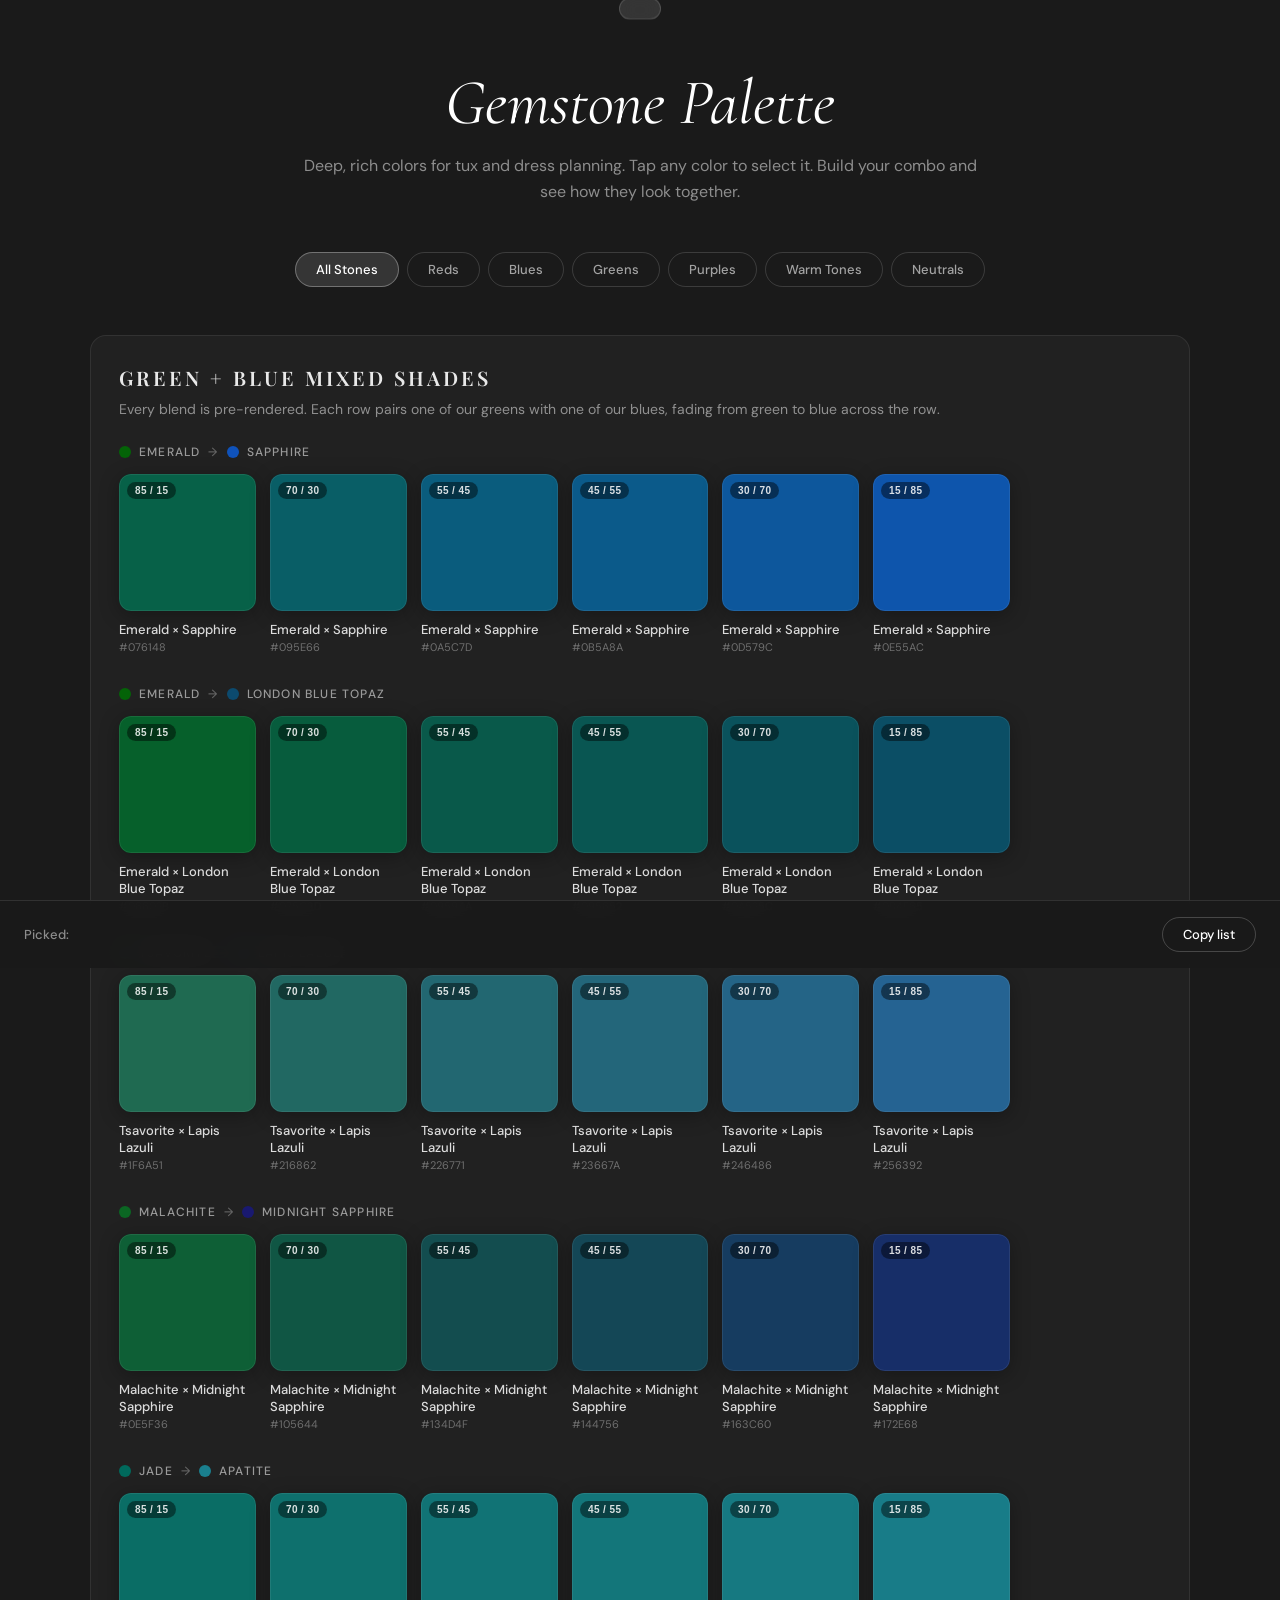
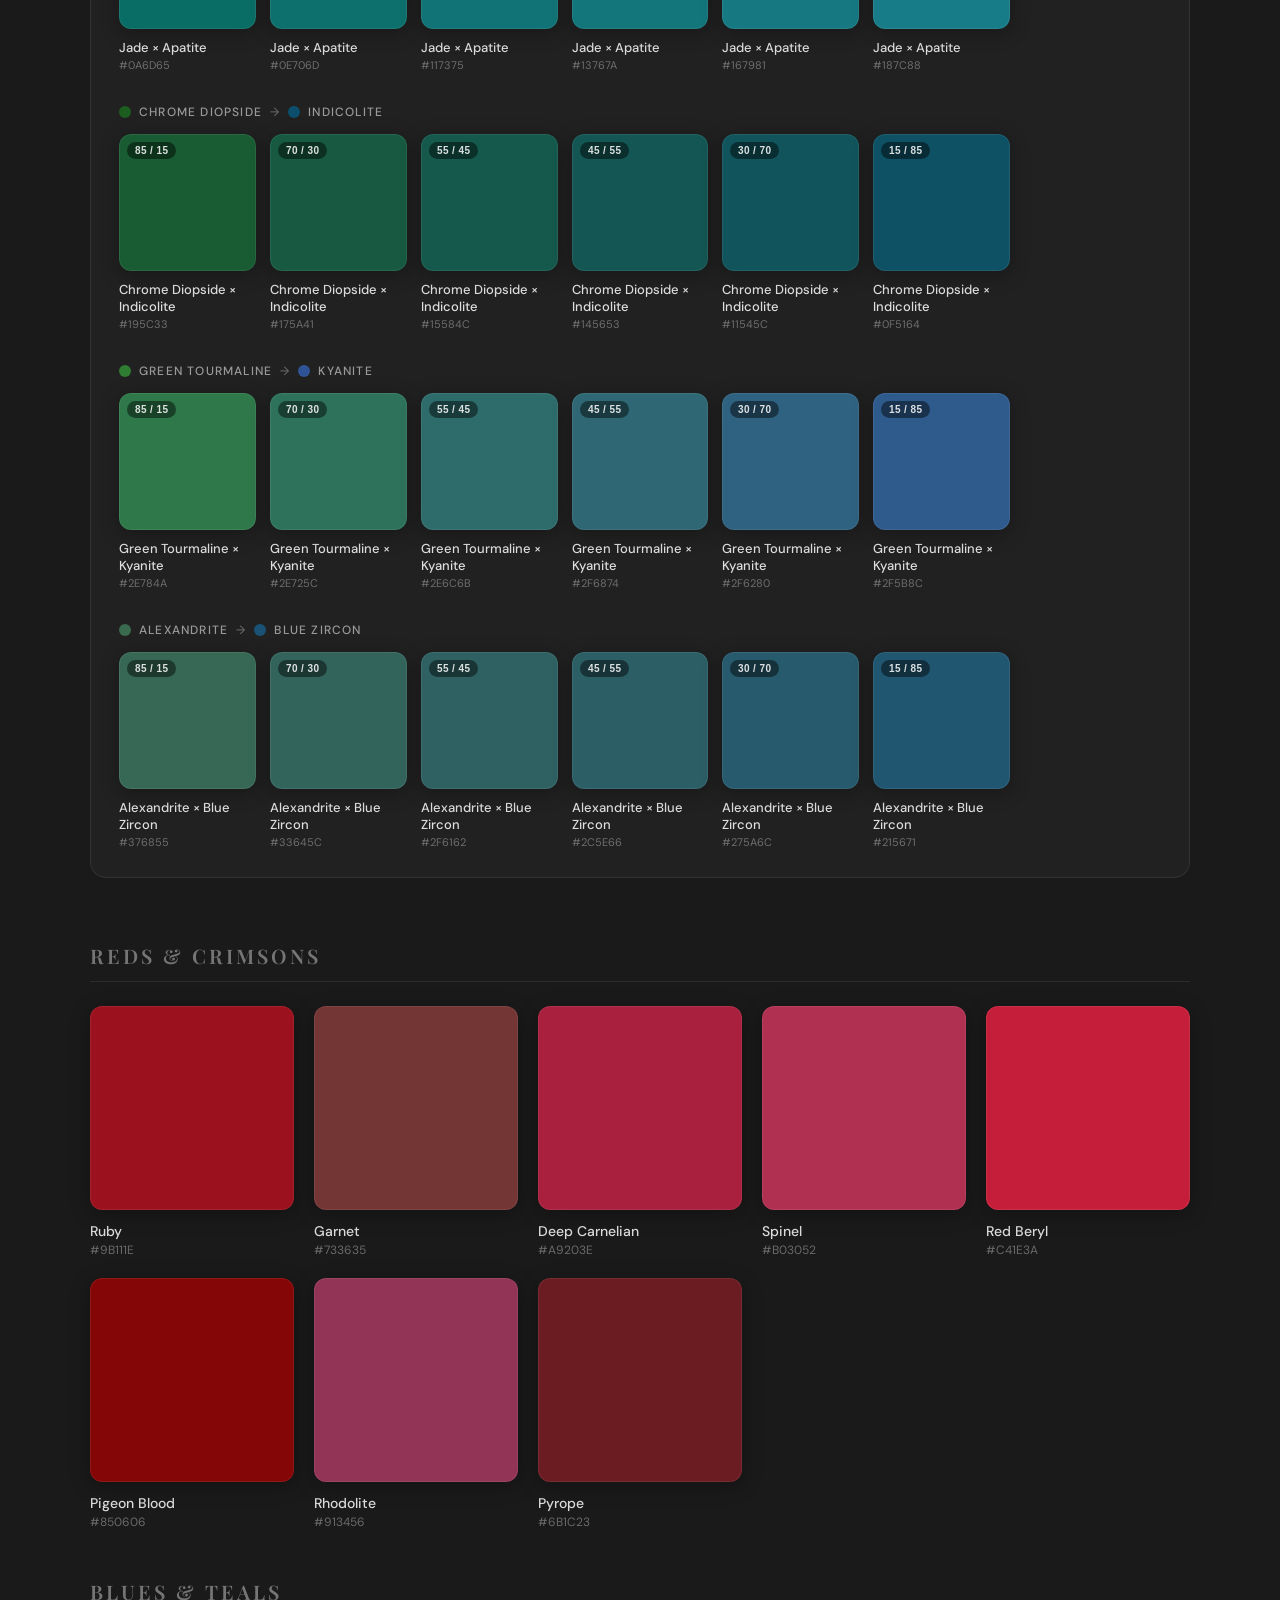
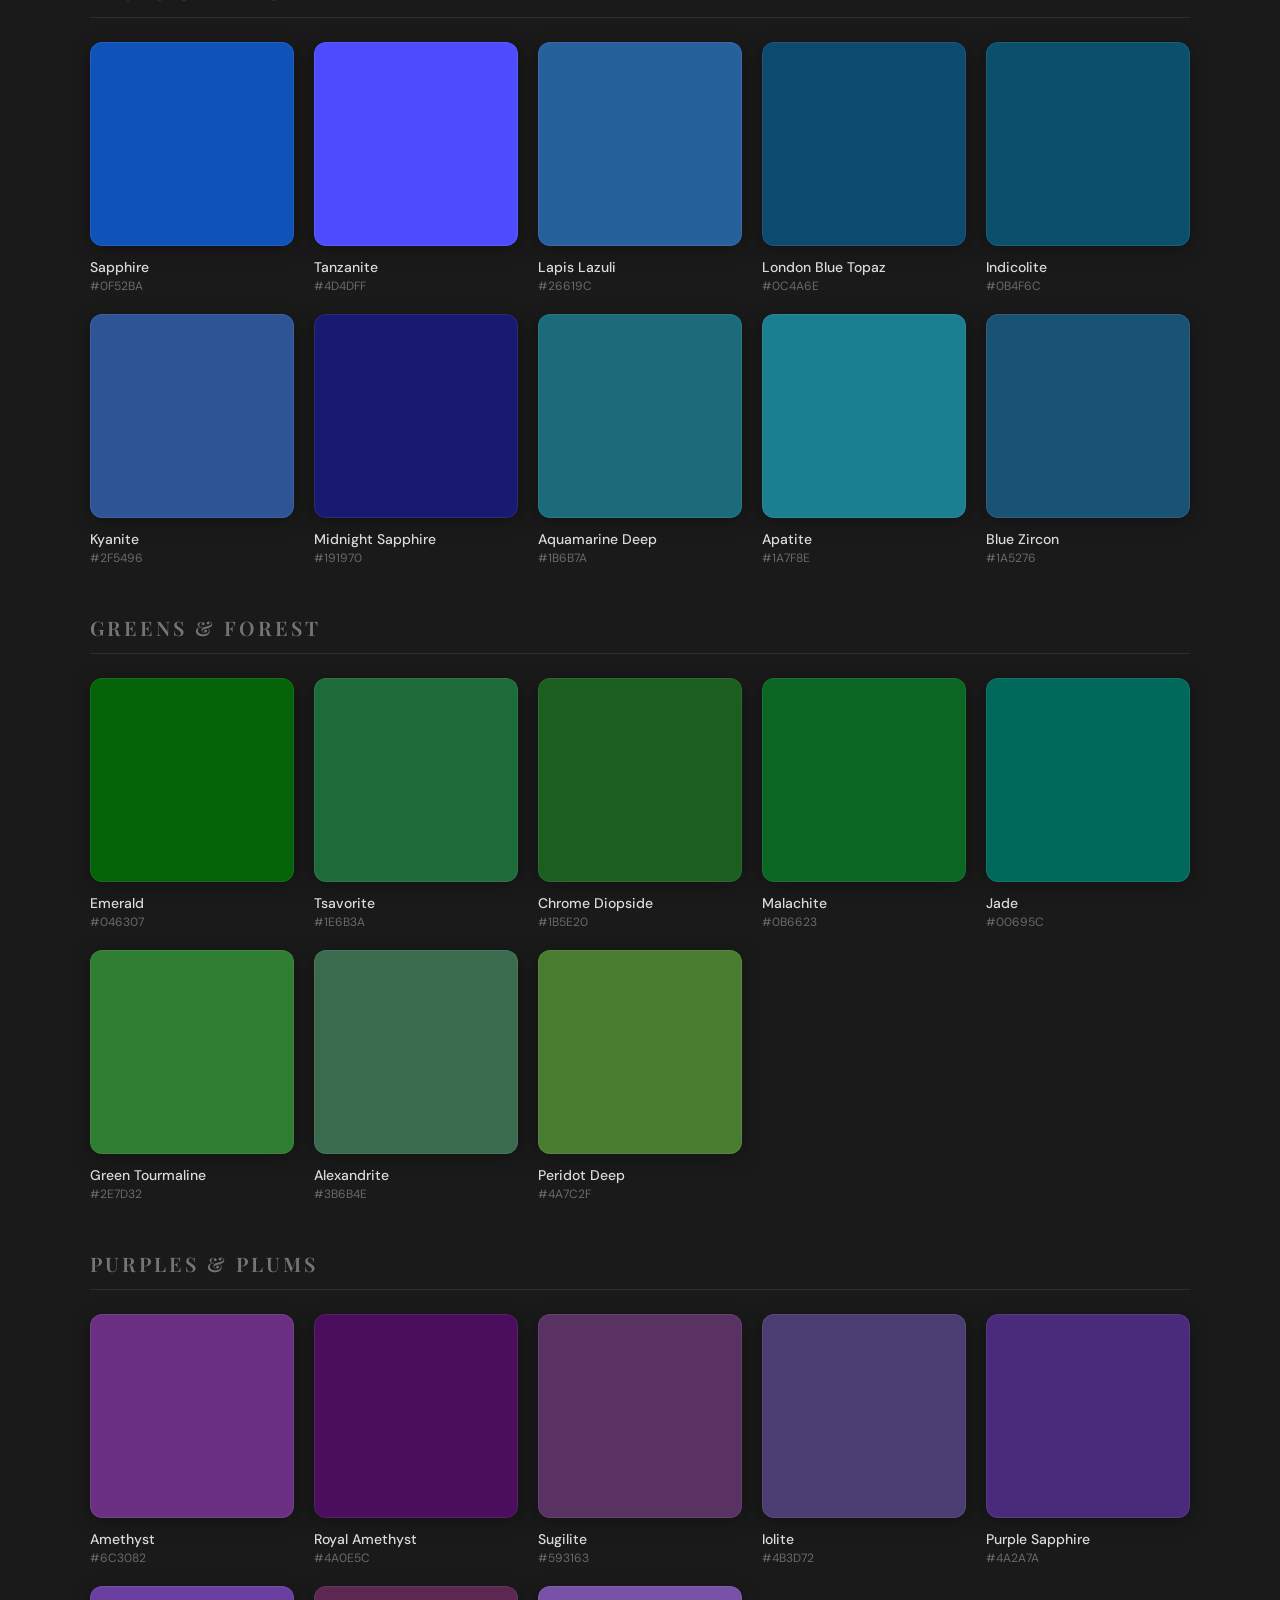
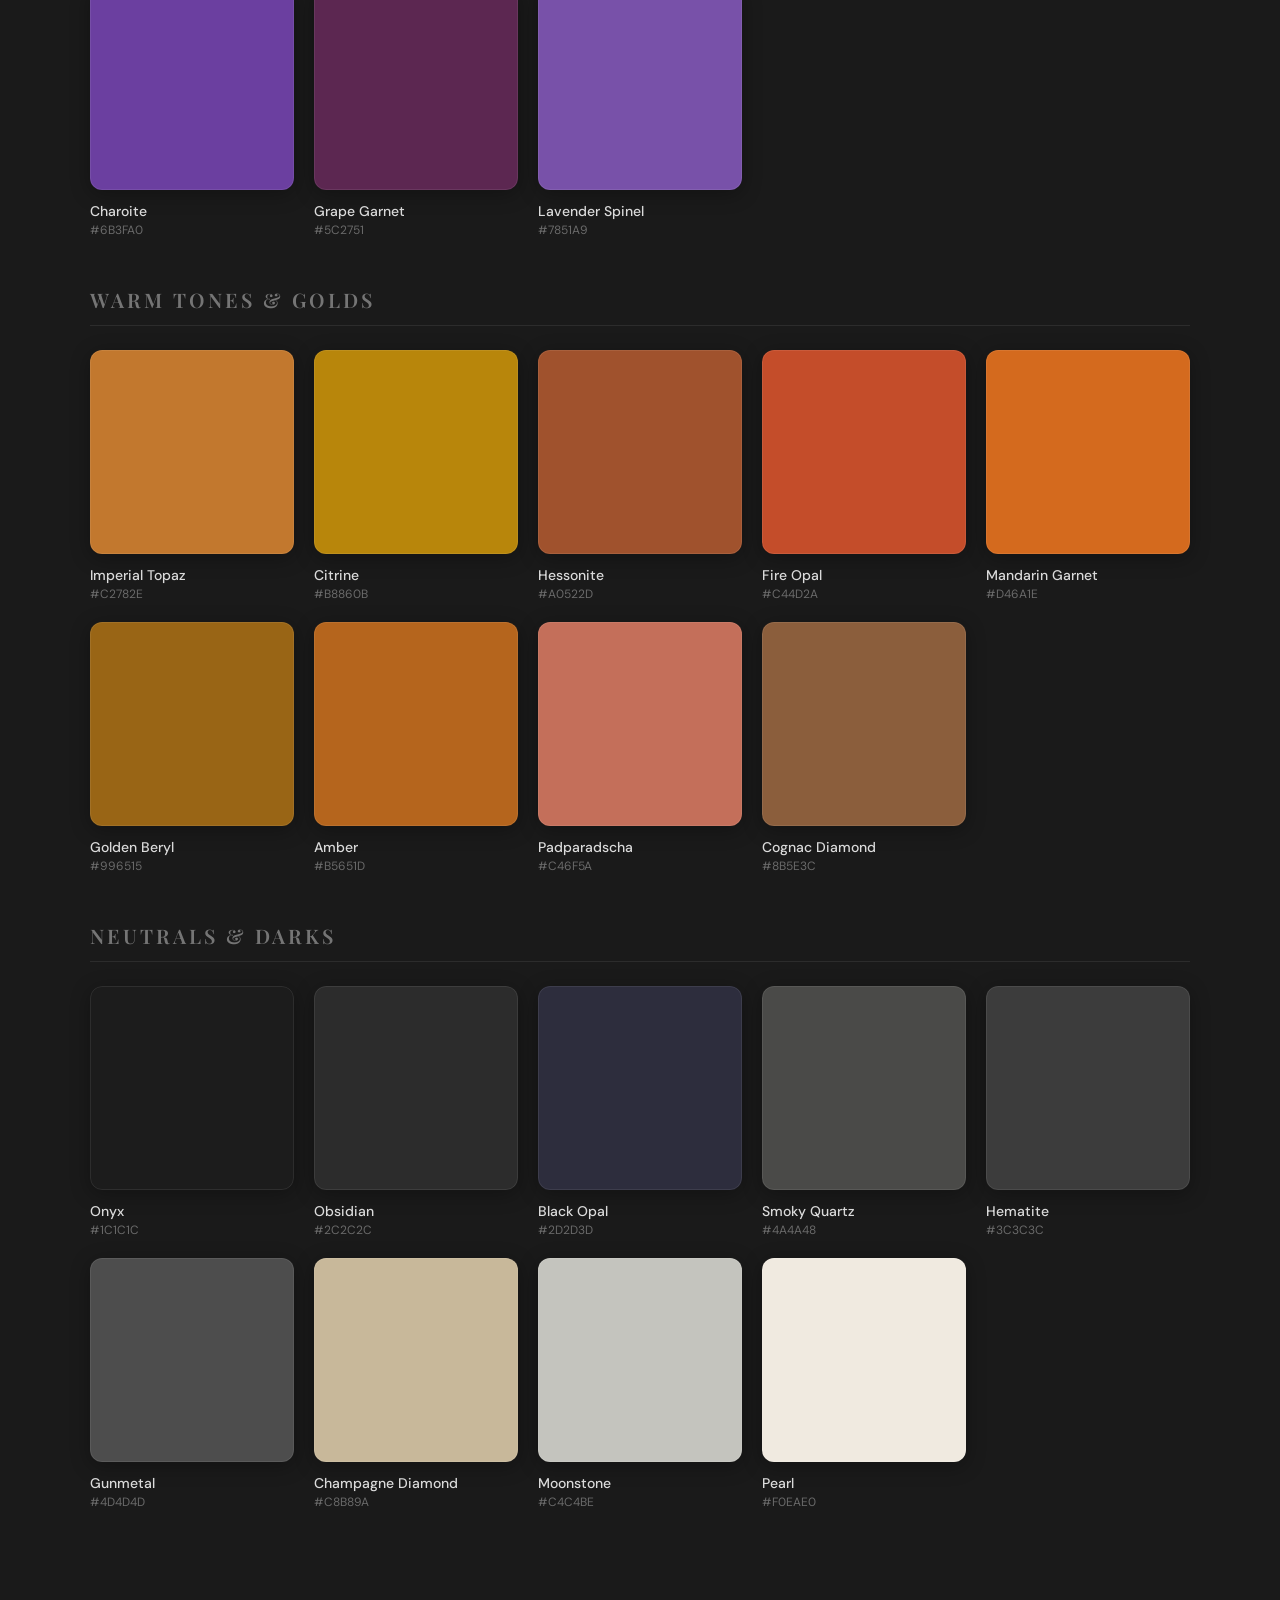
<file: gemstone.html>
<!DOCTYPE html>
<html lang="en">
<head>
  <meta charset="UTF-8">
  <meta name="viewport" content="width=device-width, initial-scale=1.0">
  <title>Gemstone Color Palette | Wedding Planning</title>
  <link rel="preconnect" href="https://fonts.googleapis.com">
  <link rel="preconnect" href="https://fonts.gstatic.com" crossorigin>
  <link href="https://fonts.googleapis.com/css2?family=Playfair+Display:wght@400;600;700&family=Cormorant+Garamond:ital,wght@0,400;0,500;1,400;1,500;1,600&family=DM+Sans:wght@300;400;500;600&display=swap" rel="stylesheet">
  <style>
    *, *::before, *::after { box-sizing: border-box; margin: 0; padding: 0; }

    body {
      font-family: 'DM Sans', system-ui, sans-serif;
      background: #1a1a1a;
      color: #f5f0ea;
      min-height: 100vh;
      padding: 3rem 1.5rem 6rem;
    }

    .header {
      text-align: center;
      max-width: 680px;
      margin: 0 auto 3rem;
    }

    .header h1 {
      font-family: 'Cormorant Garamond', Georgia, serif;
      font-style: italic;
      font-weight: 400;
      font-size: 3rem;
      color: #fff;
      margin-bottom: 0.75rem;
    }

    .header p {
      font-size: 1rem;
      color: rgba(255, 255, 255, 0.5);
      line-height: 1.6;
    }

    .filter-bar {
      display: flex;
      flex-wrap: wrap;
      justify-content: center;
      gap: 0.5rem;
      max-width: 800px;
      margin: 0 auto 3rem;
    }

    .filter-btn {
      font-family: 'DM Sans', system-ui, sans-serif;
      font-size: 0.8125rem;
      font-weight: 500;
      padding: 0.5rem 1.25rem;
      border-radius: 999px;
      border: 1px solid rgba(255, 255, 255, 0.15);
      background: transparent;
      color: rgba(255, 255, 255, 0.6);
      cursor: pointer;
      transition: all 0.3s cubic-bezier(0.16, 1, 0.3, 1);
    }

    .filter-btn:hover {
      border-color: rgba(255, 255, 255, 0.35);
      color: #fff;
    }

    .filter-btn:focus-visible {
      outline: 2px solid #fff;
      outline-offset: 2px;
    }

    .filter-btn--active {
      background: rgba(255, 255, 255, 0.12);
      border-color: rgba(255, 255, 255, 0.3);
      color: #fff;
    }

    .palette-group {
      max-width: 1100px;
      margin: 0 auto 3rem;
    }

    .palette-group__title {
      font-family: 'Playfair Display', Georgia, serif;
      font-size: 1.25rem;
      font-weight: 600;
      color: rgba(255, 255, 255, 0.4);
      text-transform: uppercase;
      letter-spacing: 0.15em;
      margin-bottom: 1.5rem;
      padding-bottom: 0.75rem;
      border-bottom: 1px solid rgba(255, 255, 255, 0.08);
    }

    .palette-grid {
      display: grid;
      grid-template-columns: repeat(auto-fill, minmax(160px, 1fr));
      gap: 1.25rem;
    }

    .swatch {
      cursor: pointer;
      border: none;
      background: none;
      text-align: left;
      transition: transform 0.3s cubic-bezier(0.16, 1, 0.3, 1);
    }

    .swatch:hover {
      transform: translateY(-4px);
    }

    .swatch:focus-visible {
      outline: 2px solid #fff;
      outline-offset: 4px;
      border-radius: 12px;
    }

    .swatch__color {
      width: 100%;
      aspect-ratio: 1;
      border-radius: 12px;
      margin-bottom: 0.75rem;
      position: relative;
      overflow: hidden;
      box-shadow: 0 4px 20px rgba(0, 0, 0, 0.3);
    }

    .swatch__color::after {
      content: '';
      position: absolute;
      inset: 0;
      border-radius: 12px;
      border: 1px solid rgba(255, 255, 255, 0.08);
      pointer-events: none;
    }

    .swatch__name {
      font-family: 'DM Sans', system-ui, sans-serif;
      font-size: 0.875rem;
      font-weight: 500;
      color: rgba(255, 255, 255, 0.85);
      display: block;
      margin-bottom: 0.125rem;
    }

    .swatch__hex {
      font-family: 'DM Sans', system-ui, sans-serif;
      font-size: 0.75rem;
      color: rgba(255, 255, 255, 0.35);
      text-transform: uppercase;
      display: block;
    }

    .swatch--selected .swatch__color::before {
      content: '';
      position: absolute;
      inset: 6px;
      border: 2px solid #fff;
      border-radius: 8px;
      pointer-events: none;
      z-index: 1;
    }

    .picked-bar {
      position: fixed;
      bottom: 0;
      left: 0;
      right: 0;
      background: rgba(26, 26, 26, 0.95);
      backdrop-filter: blur(12px);
      border-top: 1px solid rgba(255, 255, 255, 0.1);
      padding: 1rem 1.5rem;
      display: flex;
      align-items: center;
      gap: 1rem;
      transform: translateY(100%);
      transition: transform 0.4s cubic-bezier(0.16, 1, 0.3, 1);
      z-index: 100;
    }

    .picked-bar--visible {
      transform: translateY(0);
    }

    .picked-bar__label {
      font-size: 0.8125rem;
      font-weight: 500;
      color: rgba(255, 255, 255, 0.5);
      white-space: nowrap;
    }

    .picked-bar__colors {
      display: flex;
      gap: 0.5rem;
      flex-wrap: wrap;
      flex: 1;
    }

    .picked-bar__chip {
      display: flex;
      align-items: center;
      gap: 0.375rem;
      background: rgba(255, 255, 255, 0.08);
      border-radius: 999px;
      padding: 0.25rem 0.75rem 0.25rem 0.25rem;
      border: none;
      cursor: pointer;
      transition: background 0.2s;
    }

    .picked-bar__chip:hover {
      background: rgba(255, 255, 255, 0.15);
    }

    .picked-bar__chip:focus-visible {
      outline: 2px solid #fff;
      outline-offset: 2px;
    }

    .picked-bar__chip-dot {
      width: 20px;
      height: 20px;
      border-radius: 50%;
      flex-shrink: 0;
    }

    .picked-bar__chip-name {
      font-family: 'DM Sans', system-ui, sans-serif;
      font-size: 0.75rem;
      color: rgba(255, 255, 255, 0.7);
    }

    .picked-bar__chip-x {
      font-size: 0.625rem;
      color: rgba(255, 255, 255, 0.3);
      margin-left: 0.25rem;
    }

    .picked-bar__copy {
      font-family: 'DM Sans', system-ui, sans-serif;
      font-size: 0.8125rem;
      font-weight: 500;
      padding: 0.5rem 1.25rem;
      border-radius: 999px;
      border: 1px solid rgba(255, 255, 255, 0.2);
      background: transparent;
      color: #fff;
      cursor: pointer;
      white-space: nowrap;
      transition: all 0.2s;
    }

    .picked-bar__copy:hover {
      background: rgba(255, 255, 255, 0.1);
    }

    .picked-bar__copy:focus-visible {
      outline: 2px solid #fff;
      outline-offset: 2px;
    }

    .toast {
      position: fixed;
      top: 1.5rem;
      left: 50%;
      transform: translateX(-50%) translateY(-120%);
      background: rgba(255, 255, 255, 0.12);
      backdrop-filter: blur(12px);
      color: #fff;
      font-size: 0.8125rem;
      padding: 0.625rem 1.25rem;
      border-radius: 999px;
      border: 1px solid rgba(255, 255, 255, 0.15);
      pointer-events: none;
      transition: transform 0.4s cubic-bezier(0.16, 1, 0.3, 1);
      z-index: 200;
    }

    .toast--visible {
      transform: translateX(-50%) translateY(0);
    }

    .combo-preview {
      max-width: 1100px;
      margin: 0 auto 3rem;
      display: none;
    }

    .combo-preview--visible {
      display: block;
    }

    .combo-preview__title {
      font-family: 'Playfair Display', Georgia, serif;
      font-size: 1.25rem;
      font-weight: 600;
      color: rgba(255, 255, 255, 0.4);
      text-transform: uppercase;
      letter-spacing: 0.15em;
      margin-bottom: 1.5rem;
      padding-bottom: 0.75rem;
      border-bottom: 1px solid rgba(255, 255, 255, 0.08);
    }

    .combo-preview__strip {
      display: flex;
      height: 120px;
      border-radius: 12px;
      overflow: hidden;
      box-shadow: 0 4px 20px rgba(0, 0, 0, 0.3);
    }

    .combo-preview__band {
      flex: 1;
      display: flex;
      align-items: flex-end;
      justify-content: center;
      padding-bottom: 0.75rem;
    }

    .combo-preview__band-label {
      font-size: 0.6875rem;
      font-weight: 500;
      padding: 0.25rem 0.625rem;
      border-radius: 999px;
      background: rgba(0, 0, 0, 0.35);
      color: rgba(255, 255, 255, 0.8);
      backdrop-filter: blur(4px);
    }

    .mixer {
      max-width: 1100px;
      margin: 0 auto 4rem;
      padding: 1.75rem;
      background: rgba(255, 255, 255, 0.03);
      border: 1px solid rgba(255, 255, 255, 0.08);
      border-radius: 16px;
    }

    .mixer__title {
      font-family: 'Playfair Display', Georgia, serif;
      font-size: 1.25rem;
      font-weight: 600;
      color: rgba(255, 255, 255, 0.9);
      text-transform: uppercase;
      letter-spacing: 0.15em;
      margin-bottom: 0.5rem;
    }

    .mixer__sub {
      font-size: 0.875rem;
      color: rgba(255, 255, 255, 0.5);
      margin-bottom: 1.5rem;
      line-height: 1.5;
    }

    .mixer__row {
      margin-bottom: 2rem;
    }

    .mixer__row:last-child {
      margin-bottom: 0;
    }

    .mixer__row-title {
      font-family: 'DM Sans', system-ui, sans-serif;
      font-size: 0.75rem;
      font-weight: 500;
      color: rgba(255, 255, 255, 0.55);
      text-transform: uppercase;
      letter-spacing: 0.1em;
      margin-bottom: 0.875rem;
      display: flex;
      align-items: center;
      gap: 0.5rem;
    }

    .mixer__row-title-dot {
      width: 12px;
      height: 12px;
      border-radius: 50%;
      flex-shrink: 0;
    }

    .mixer__row-title-arrow {
      color: rgba(255, 255, 255, 0.3);
    }

    .mixer__grid {
      display: grid;
      grid-template-columns: repeat(auto-fill, minmax(120px, 1fr));
      gap: 0.875rem;
    }

    .mix-swatch {
      cursor: pointer;
      border: none;
      background: none;
      text-align: left;
      padding: 0;
      transition: transform 0.3s cubic-bezier(0.16, 1, 0.3, 1);
    }

    .mix-swatch:hover {
      transform: translateY(-4px);
    }

    .mix-swatch:focus-visible {
      outline: 2px solid #fff;
      outline-offset: 4px;
      border-radius: 12px;
    }

    .mix-swatch__color {
      width: 100%;
      aspect-ratio: 1;
      border-radius: 12px;
      margin-bottom: 0.625rem;
      position: relative;
      overflow: hidden;
      box-shadow: 0 4px 20px rgba(0, 0, 0, 0.3);
    }

    .mix-swatch__color::after {
      content: '';
      position: absolute;
      inset: 0;
      border-radius: 12px;
      border: 1px solid rgba(255, 255, 255, 0.08);
      pointer-events: none;
    }

    .mix-swatch__ratio {
      position: absolute;
      top: 0.5rem;
      left: 0.5rem;
      font-size: 0.625rem;
      font-weight: 600;
      letter-spacing: 0.04em;
      padding: 0.2rem 0.5rem;
      border-radius: 999px;
      background: rgba(0, 0, 0, 0.45);
      color: rgba(255, 255, 255, 0.85);
      backdrop-filter: blur(4px);
    }

    .mix-swatch__name {
      font-family: 'DM Sans', system-ui, sans-serif;
      font-size: 0.8125rem;
      font-weight: 500;
      color: rgba(255, 255, 255, 0.85);
      display: block;
      margin-bottom: 0.125rem;
    }

    .mix-swatch__hex {
      font-family: 'DM Sans', system-ui, sans-serif;
      font-size: 0.6875rem;
      color: rgba(255, 255, 255, 0.35);
      text-transform: uppercase;
      display: block;
    }

    .mix-swatch--selected .mix-swatch__color::before {
      content: '';
      position: absolute;
      inset: 6px;
      border: 2px solid #fff;
      border-radius: 8px;
      pointer-events: none;
      z-index: 1;
    }

    @media (min-width: 768px) {
      body { padding: 4rem 3rem 6rem; }
      .header h1 { font-size: 4rem; }
      .palette-grid { grid-template-columns: repeat(auto-fill, minmax(180px, 1fr)); }
      .combo-preview__strip { height: 160px; }
    }
  </style>
</head>
<body>

  <div class="header">
    <h1>Gemstone Palette</h1>
    <p>Deep, rich colors for tux and dress planning. Tap any color to select it. Build your combo and see how they look together.</p>
  </div>

  <div class="filter-bar" role="toolbar" aria-label="Filter by color family">
    <button class="filter-btn filter-btn--active" data-filter="all">All Stones</button>
    <button class="filter-btn" data-filter="red">Reds</button>
    <button class="filter-btn" data-filter="blue">Blues</button>
    <button class="filter-btn" data-filter="green">Greens</button>
    <button class="filter-btn" data-filter="purple">Purples</button>
    <button class="filter-btn" data-filter="warm">Warm Tones</button>
    <button class="filter-btn" data-filter="neutral">Neutrals</button>
  </div>

  <div class="combo-preview" id="comboPreview">
    <h2 class="combo-preview__title">Your Combo</h2>
    <div class="combo-preview__strip" id="comboStrip"></div>
  </div>

  <section class="mixer" aria-labelledby="mixerTitle">
    <h2 class="mixer__title" id="mixerTitle">Green + Blue Mixed Shades</h2>
    <p class="mixer__sub">Every blend is pre-rendered. Each row pairs one of our greens with one of our blues, fading from green to blue across the row.</p>
    <div id="mixerRows"></div>
  </section>

  <div id="paletteContainer"></div>

  <div class="picked-bar" id="pickedBar">
    <span class="picked-bar__label">Picked:</span>
    <div class="picked-bar__colors" id="pickedColors"></div>
    <button class="picked-bar__copy" id="copyBtn">Copy list</button>
  </div>

  <div class="toast" id="toast"></div>

  <script>
    const GEMSTONES = [
      { category: 'red', group: 'Reds & Crimsons', stones: [
        { name: 'Ruby', hex: '#9B111E' },
        { name: 'Garnet', hex: '#733635' },
        { name: 'Deep Carnelian', hex: '#A9203E' },
        { name: 'Spinel', hex: '#B03052' },
        { name: 'Red Beryl', hex: '#C41E3A' },
        { name: 'Pigeon Blood', hex: '#850606' },
        { name: 'Rhodolite', hex: '#913456' },
        { name: 'Pyrope', hex: '#6B1C23' },
      ]},
      { category: 'blue', group: 'Blues & Teals', stones: [
        { name: 'Sapphire', hex: '#0F52BA' },
        { name: 'Tanzanite', hex: '#4D4DFF' },
        { name: 'Lapis Lazuli', hex: '#26619C' },
        { name: 'London Blue Topaz', hex: '#0C4A6E' },
        { name: 'Indicolite', hex: '#0B4F6C' },
        { name: 'Kyanite', hex: '#2F5496' },
        { name: 'Midnight Sapphire', hex: '#191970' },
        { name: 'Aquamarine Deep', hex: '#1B6B7A' },
        { name: 'Apatite', hex: '#1A7F8E' },
        { name: 'Blue Zircon', hex: '#1A5276' },
      ]},
      { category: 'green', group: 'Greens & Forest', stones: [
        { name: 'Emerald', hex: '#046307' },
        { name: 'Tsavorite', hex: '#1E6B3A' },
        { name: 'Chrome Diopside', hex: '#1B5E20' },
        { name: 'Malachite', hex: '#0B6623' },
        { name: 'Jade', hex: '#00695C' },
        { name: 'Green Tourmaline', hex: '#2E7D32' },
        { name: 'Alexandrite', hex: '#3B6B4E' },
        { name: 'Peridot Deep', hex: '#4A7C2F' },
      ]},
      { category: 'purple', group: 'Purples & Plums', stones: [
        { name: 'Amethyst', hex: '#6C3082' },
        { name: 'Royal Amethyst', hex: '#4A0E5C' },
        { name: 'Sugilite', hex: '#593163' },
        { name: 'Iolite', hex: '#4B3D72' },
        { name: 'Purple Sapphire', hex: '#4A2A7A' },
        { name: 'Charoite', hex: '#6B3FA0' },
        { name: 'Grape Garnet', hex: '#5C2751' },
        { name: 'Lavender Spinel', hex: '#7851A9' },
      ]},
      { category: 'warm', group: 'Warm Tones & Golds', stones: [
        { name: 'Imperial Topaz', hex: '#C2782E' },
        { name: 'Citrine', hex: '#B8860B' },
        { name: 'Hessonite', hex: '#A0522D' },
        { name: 'Fire Opal', hex: '#C44D2A' },
        { name: 'Mandarin Garnet', hex: '#D46A1E' },
        { name: 'Golden Beryl', hex: '#996515' },
        { name: 'Amber', hex: '#B5651D' },
        { name: 'Padparadscha', hex: '#C46F5A' },
        { name: 'Cognac Diamond', hex: '#8B5E3C' },
      ]},
      { category: 'neutral', group: 'Neutrals & Darks', stones: [
        { name: 'Onyx', hex: '#1C1C1C' },
        { name: 'Obsidian', hex: '#2C2C2C' },
        { name: 'Black Opal', hex: '#2D2D3D' },
        { name: 'Smoky Quartz', hex: '#4A4A48' },
        { name: 'Hematite', hex: '#3C3C3C' },
        { name: 'Gunmetal', hex: '#4D4D4D' },
        { name: 'Champagne Diamond', hex: '#C8B89A' },
        { name: 'Moonstone', hex: '#C4C4BE' },
        { name: 'Pearl', hex: '#F0EAE0' },
      ]},
    ];

    const selected = new Set();
    const container = document.getElementById('paletteContainer');
    const pickedBar = document.getElementById('pickedBar');
    const pickedColors = document.getElementById('pickedColors');
    const comboPreview = document.getElementById('comboPreview');
    const comboStrip = document.getElementById('comboStrip');
    const copyBtn = document.getElementById('copyBtn');
    const toast = document.getElementById('toast');

    function renderPalette(filter) {
      container.innerHTML = '';
      const groups = filter === 'all'
        ? GEMSTONES
        : GEMSTONES.filter(g => g.category === filter);

      groups.forEach(group => {
        const section = document.createElement('div');
        section.className = 'palette-group';
        section.innerHTML = `<h2 class="palette-group__title">${group.group}</h2>`;

        const grid = document.createElement('div');
        grid.className = 'palette-grid';

        group.stones.forEach(stone => {
          const btn = document.createElement('button');
          btn.className = 'swatch' + (selected.has(stone.hex) ? ' swatch--selected' : '');
          btn.innerHTML = `
            <div class="swatch__color" style="background-color: ${stone.hex}"></div>
            <span class="swatch__name">${stone.name}</span>
            <span class="swatch__hex">${stone.hex}</span>
          `;
          btn.addEventListener('click', () => toggleColor(stone));
          grid.appendChild(btn);
        });

        section.appendChild(grid);
        container.appendChild(section);
      });
    }

    function toggleColor(stone) {
      if (selected.has(stone.hex)) {
        selected.delete(stone.hex);
      } else {
        selected.add(stone.hex);
      }
      renderPalette(activeFilter());
      updatePickedBar();
      updateComboPreview();
    }

    function activeFilter() {
      const active = document.querySelector('.filter-btn--active');
      return active ? active.dataset.filter : 'all';
    }

    const extraStones = {};

    function allStones() {
      const map = {};
      GEMSTONES.forEach(g => g.stones.forEach(s => { map[s.hex] = s; }));
      Object.assign(map, extraStones);
      return map;
    }

    function updatePickedBar() {
      const stones = allStones();
      if (selected.size === 0) {
        pickedBar.classList.remove('picked-bar--visible');
        return;
      }
      pickedBar.classList.add('picked-bar--visible');
      pickedColors.innerHTML = '';
      selected.forEach(hex => {
        const s = stones[hex];
        if (!s) return;
        const chip = document.createElement('button');
        chip.className = 'picked-bar__chip';
        chip.innerHTML = `
          <span class="picked-bar__chip-dot" style="background: ${hex}"></span>
          <span class="picked-bar__chip-name">${s.name}</span>
          <span class="picked-bar__chip-x">x</span>
        `;
        chip.addEventListener('click', () => toggleColor(s));
        pickedColors.appendChild(chip);
      });
    }

    function updateComboPreview() {
      if (selected.size < 2) {
        comboPreview.classList.remove('combo-preview--visible');
        return;
      }
      comboPreview.classList.add('combo-preview--visible');
      const stones = allStones();
      comboStrip.innerHTML = '';
      selected.forEach(hex => {
        const s = stones[hex];
        if (!s) return;
        const band = document.createElement('div');
        band.className = 'combo-preview__band';
        band.style.backgroundColor = hex;
        band.innerHTML = `<span class="combo-preview__band-label">${s.name}</span>`;
        comboStrip.appendChild(band);
      });
    }

    function showToast(msg) {
      toast.textContent = msg;
      toast.classList.add('toast--visible');
      setTimeout(() => toast.classList.remove('toast--visible'), 2000);
    }

    copyBtn.addEventListener('click', () => {
      const stones = allStones();
      const lines = [];
      selected.forEach(hex => {
        const s = stones[hex];
        if (s) lines.push(`${s.name}: ${hex}`);
      });
      navigator.clipboard.writeText(lines.join('\n')).then(() => {
        showToast('Copied to clipboard');
      });
    });

    document.querySelectorAll('.filter-btn').forEach(btn => {
      btn.addEventListener('click', () => {
        document.querySelector('.filter-btn--active').classList.remove('filter-btn--active');
        btn.classList.add('filter-btn--active');
        renderPalette(btn.dataset.filter);
      });
    });

    renderPalette('all');

    // ---------- Green + Blue Pre-Mixed Shades ----------
    const MIX_RATIOS = [
      { g: 0.85, b: 0.15, label: '85 / 15' },
      { g: 0.70, b: 0.30, label: '70 / 30' },
      { g: 0.55, b: 0.45, label: '55 / 45' },
      { g: 0.45, b: 0.55, label: '45 / 55' },
      { g: 0.30, b: 0.70, label: '30 / 70' },
      { g: 0.15, b: 0.85, label: '15 / 85' },
    ];

    const MIX_PAIRS = [
      { greenName: 'Emerald',         blueName: 'Sapphire' },
      { greenName: 'Emerald',         blueName: 'London Blue Topaz' },
      { greenName: 'Tsavorite',       blueName: 'Lapis Lazuli' },
      { greenName: 'Malachite',       blueName: 'Midnight Sapphire' },
      { greenName: 'Jade',            blueName: 'Apatite' },
      { greenName: 'Chrome Diopside', blueName: 'Indicolite' },
      { greenName: 'Green Tourmaline',blueName: 'Kyanite' },
      { greenName: 'Alexandrite',     blueName: 'Blue Zircon' },
    ];

    const greenStones = GEMSTONES.find(g => g.category === 'green').stones;
    const blueStones = GEMSTONES.find(g => g.category === 'blue').stones;

    function hexToRgb(hex) {
      const h = hex.replace('#', '');
      return {
        r: parseInt(h.slice(0, 2), 16),
        g: parseInt(h.slice(2, 4), 16),
        b: parseInt(h.slice(4, 6), 16),
      };
    }

    function rgbToHex(r, g, b) {
      const c = v => Math.max(0, Math.min(255, Math.round(v))).toString(16).padStart(2, '0');
      return `#${c(r)}${c(g)}${c(b)}`.toUpperCase();
    }

    // Gamma-corrected RGB blend — preserves luminance, no muddy mids.
    function mixColors(hexA, hexB, weightA) {
      const a = hexToRgb(hexA);
      const b = hexToRgb(hexB);
      const t = 1 - weightA;
      const r = Math.sqrt(a.r * a.r * weightA + b.r * b.r * t);
      const g = Math.sqrt(a.g * a.g * weightA + b.g * b.g * t);
      const bl = Math.sqrt(a.b * a.b * weightA + b.b * b.b * t);
      return rgbToHex(r, g, bl);
    }

    function findStone(list, name) {
      return list.find(s => s.name === name);
    }

    function renderMixerRows() {
      const rowsHost = document.getElementById('mixerRows');
      rowsHost.innerHTML = '';

      MIX_PAIRS.forEach(pair => {
        const green = findStone(greenStones, pair.greenName);
        const blue = findStone(blueStones, pair.blueName);
        if (!green || !blue) return;

        const row = document.createElement('div');
        row.className = 'mixer__row';

        row.innerHTML = `
          <div class="mixer__row-title">
            <span class="mixer__row-title-dot" style="background:${green.hex}"></span>
            <span>${green.name}</span>
            <span class="mixer__row-title-arrow">→</span>
            <span class="mixer__row-title-dot" style="background:${blue.hex}"></span>
            <span>${blue.name}</span>
          </div>
        `;

        const grid = document.createElement('div');
        grid.className = 'mixer__grid';

        MIX_RATIOS.forEach(r => {
          const hex = mixColors(green.hex, blue.hex, r.g);
          const name = `${green.name} × ${blue.name}`;
          const btn = document.createElement('button');
          btn.type = 'button';
          btn.className = 'mix-swatch' + (selected.has(hex) ? ' mix-swatch--selected' : '');
          btn.innerHTML = `
            <div class="mix-swatch__color" style="background-color: ${hex}">
              <span class="mix-swatch__ratio">${r.label}</span>
            </div>
            <span class="mix-swatch__name">${name}</span>
            <span class="mix-swatch__hex">${hex}</span>
          `;
          btn.addEventListener('click', () => {
            const stone = { name: `${name} ${r.label}`, hex };
            extraStones[hex] = stone;
            toggleColor(stone);
            renderMixerRows();
          });
          grid.appendChild(btn);
        });

        row.appendChild(grid);
        rowsHost.appendChild(row);
      });
    }

    renderMixerRows();
  </script>
</body>
</html>
</file>
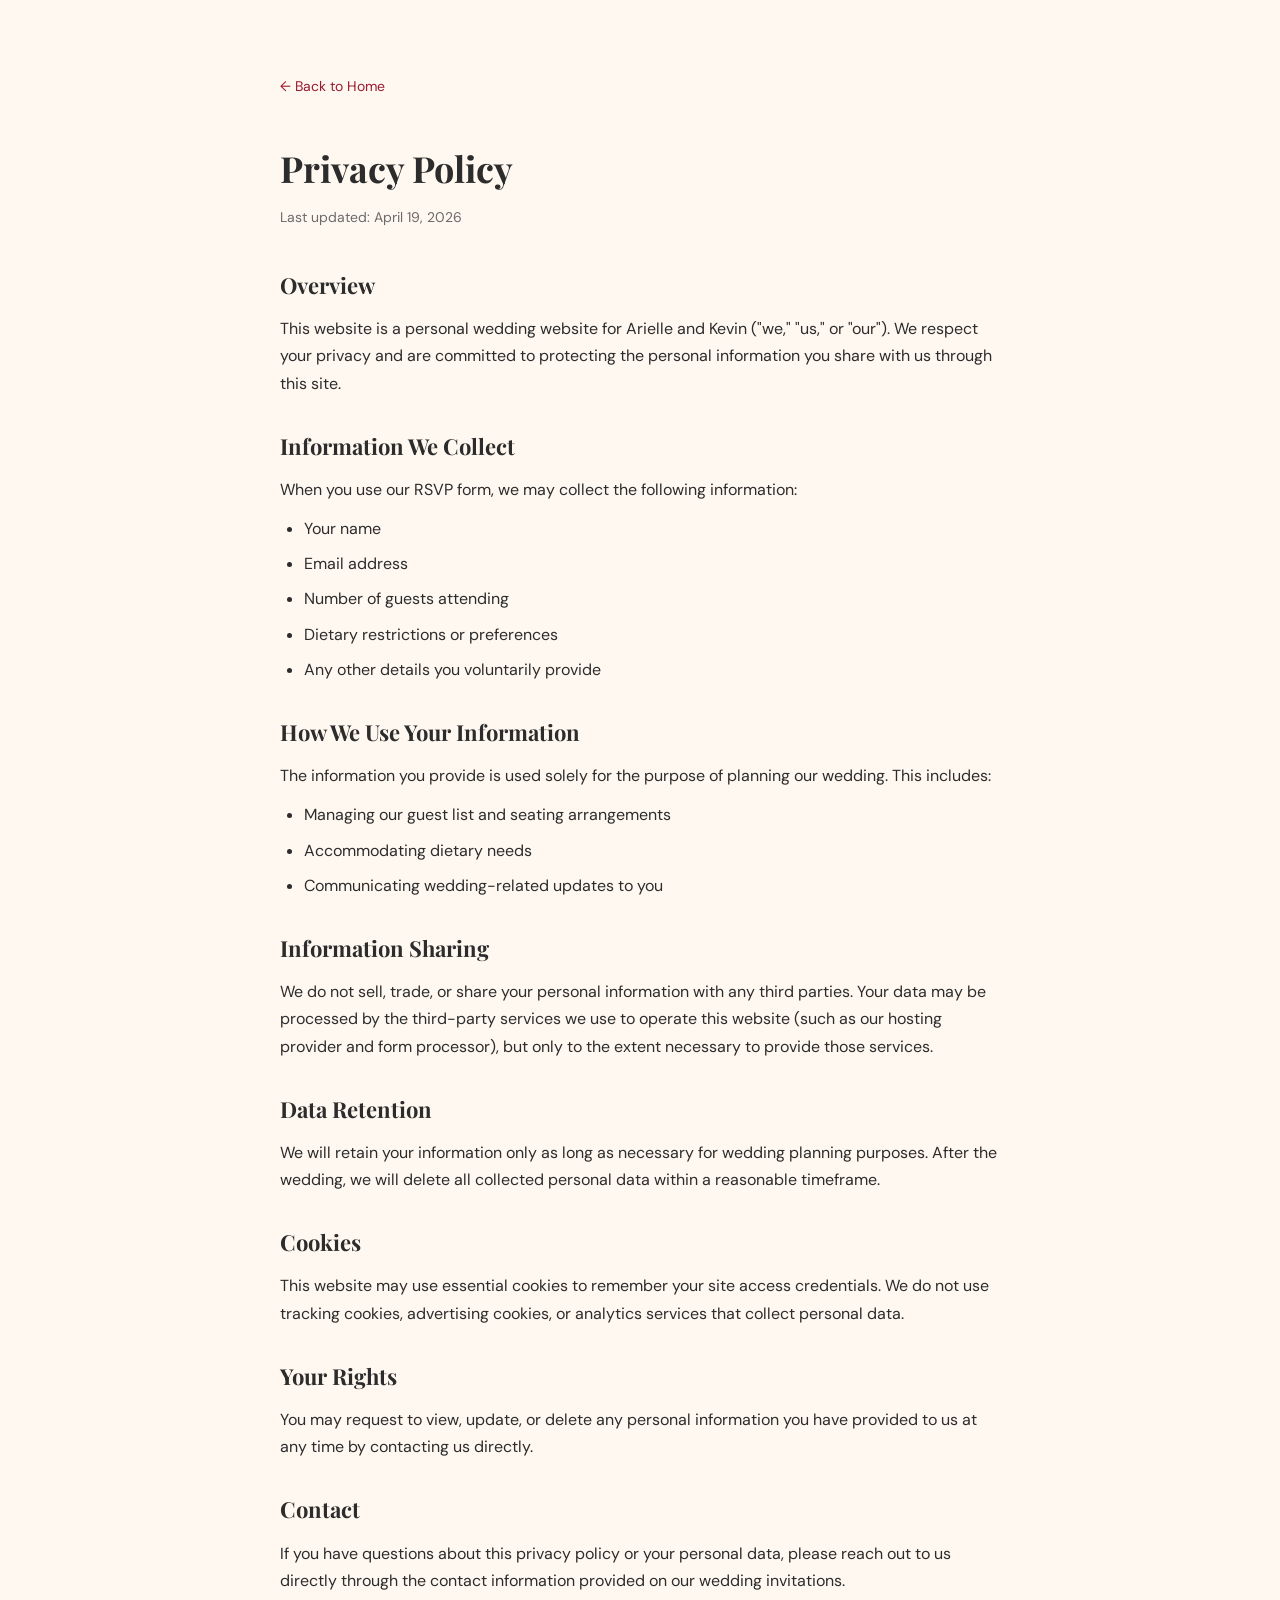
<file: privacy.html>
<!DOCTYPE html>
<html lang="en">
<head>
  <meta charset="UTF-8">
  <meta name="viewport" content="width=device-width, initial-scale=1.0">
  <title>Privacy Policy | Arielle &amp; Kevin</title>

  <link rel="icon" href="favicon.ico" sizes="any">
  <link rel="icon" href="favicon.svg" type="image/svg+xml">
  <link rel="apple-touch-icon" href="apple-touch-icon.png">

  <link rel="preconnect" href="https://fonts.googleapis.com">
  <link rel="preconnect" href="https://fonts.gstatic.com" crossorigin>
  <link href="https://fonts.googleapis.com/css2?family=Playfair+Display:wght@400;600;700&family=Cormorant+Garamond:ital,wght@0,400;0,500;1,400;1,500;1,600&family=DM+Sans:wght@300;400;500;600&display=swap" rel="stylesheet">

  <link rel="stylesheet" href="css/styles.css">
</head>
<body>

  <main class="legal section">
    <div class="legal__inner container">
      <a class="legal__back" href="/">&larr; Back to Home</a>

      <h1 class="legal__heading">Privacy Policy</h1>
      <p class="legal__updated">Last updated: April 19, 2026</p>

      <section class="legal__section">
        <h2>Overview</h2>
        <p>This website is a personal wedding website for Arielle and Kevin ("we," "us," or "our"). We respect your privacy and are committed to protecting the personal information you share with us through this site.</p>
      </section>

      <section class="legal__section">
        <h2>Information We Collect</h2>
        <p>When you use our RSVP form, we may collect the following information:</p>
        <ul>
          <li>Your name</li>
          <li>Email address</li>
          <li>Number of guests attending</li>
          <li>Dietary restrictions or preferences</li>
          <li>Any other details you voluntarily provide</li>
        </ul>
      </section>

      <section class="legal__section">
        <h2>How We Use Your Information</h2>
        <p>The information you provide is used solely for the purpose of planning our wedding. This includes:</p>
        <ul>
          <li>Managing our guest list and seating arrangements</li>
          <li>Accommodating dietary needs</li>
          <li>Communicating wedding-related updates to you</li>
        </ul>
      </section>

      <section class="legal__section">
        <h2>Information Sharing</h2>
        <p>We do not sell, trade, or share your personal information with any third parties. Your data may be processed by the third-party services we use to operate this website (such as our hosting provider and form processor), but only to the extent necessary to provide those services.</p>
      </section>

      <section class="legal__section">
        <h2>Data Retention</h2>
        <p>We will retain your information only as long as necessary for wedding planning purposes. After the wedding, we will delete all collected personal data within a reasonable timeframe.</p>
      </section>

      <section class="legal__section">
        <h2>Cookies</h2>
        <p>This website may use essential cookies to remember your site access credentials. We do not use tracking cookies, advertising cookies, or analytics services that collect personal data.</p>
      </section>

      <section class="legal__section">
        <h2>Your Rights</h2>
        <p>You may request to view, update, or delete any personal information you have provided to us at any time by contacting us directly.</p>
      </section>

      <section class="legal__section">
        <h2>Contact</h2>
        <p>If you have questions about this privacy policy or your personal data, please reach out to us directly through the contact information provided on our wedding invitations.</p>
      </section>
    </div>
  </main>

</body>
</html>
</file>
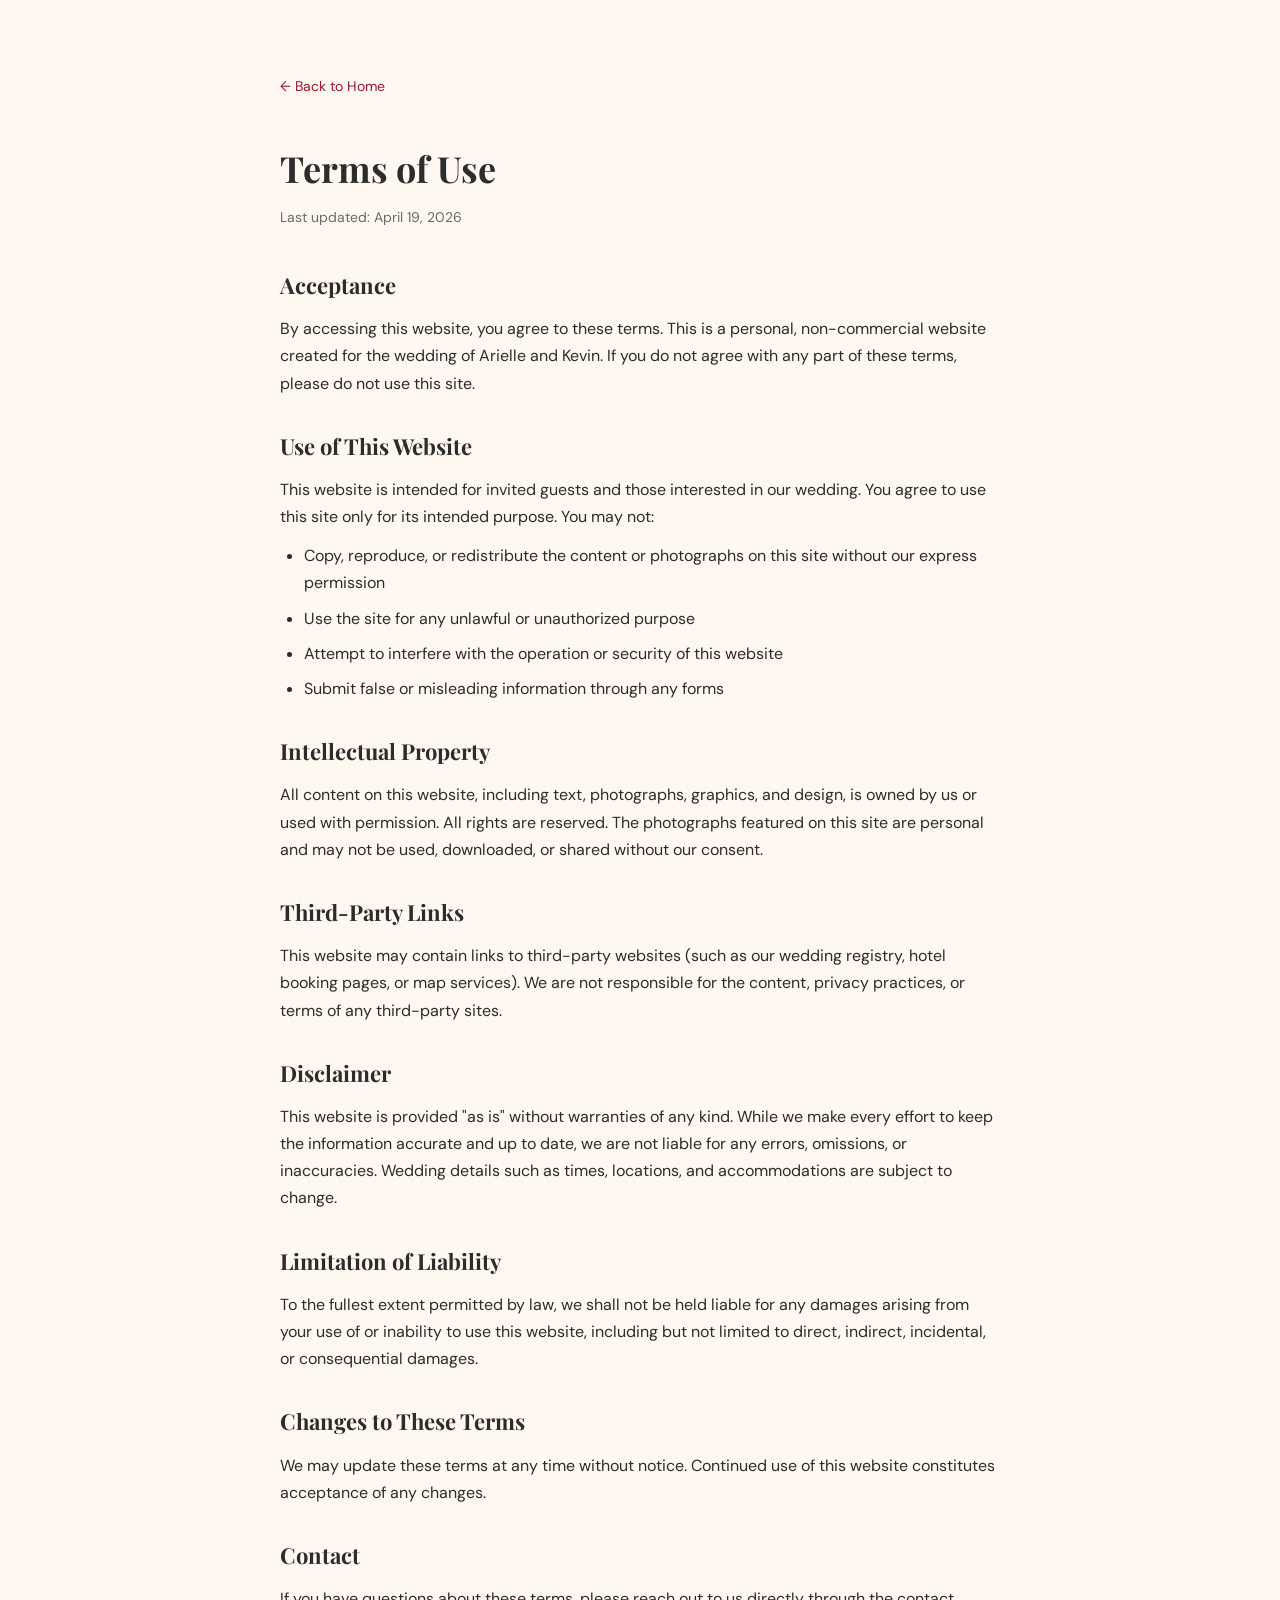
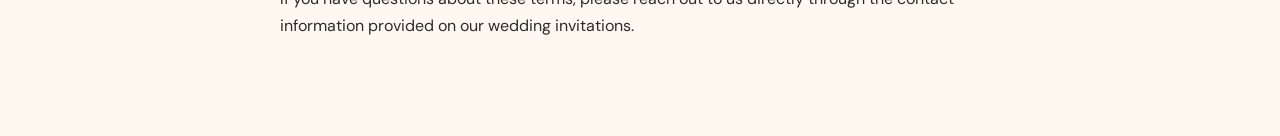
<file: terms.html>
<!DOCTYPE html>
<html lang="en">
<head>
  <meta charset="UTF-8">
  <meta name="viewport" content="width=device-width, initial-scale=1.0">
  <title>Terms of Use | Arielle &amp; Kevin</title>

  <link rel="icon" href="favicon.ico" sizes="any">
  <link rel="icon" href="favicon.svg" type="image/svg+xml">
  <link rel="apple-touch-icon" href="apple-touch-icon.png">

  <link rel="preconnect" href="https://fonts.googleapis.com">
  <link rel="preconnect" href="https://fonts.gstatic.com" crossorigin>
  <link href="https://fonts.googleapis.com/css2?family=Playfair+Display:wght@400;600;700&family=Cormorant+Garamond:ital,wght@0,400;0,500;1,400;1,500;1,600&family=DM+Sans:wght@300;400;500;600&display=swap" rel="stylesheet">

  <link rel="stylesheet" href="css/styles.css">
</head>
<body>

  <main class="legal section">
    <div class="legal__inner container">
      <a class="legal__back" href="/">&larr; Back to Home</a>

      <h1 class="legal__heading">Terms of Use</h1>
      <p class="legal__updated">Last updated: April 19, 2026</p>

      <section class="legal__section">
        <h2>Acceptance</h2>
        <p>By accessing this website, you agree to these terms. This is a personal, non-commercial website created for the wedding of Arielle and Kevin. If you do not agree with any part of these terms, please do not use this site.</p>
      </section>

      <section class="legal__section">
        <h2>Use of This Website</h2>
        <p>This website is intended for invited guests and those interested in our wedding. You agree to use this site only for its intended purpose. You may not:</p>
        <ul>
          <li>Copy, reproduce, or redistribute the content or photographs on this site without our express permission</li>
          <li>Use the site for any unlawful or unauthorized purpose</li>
          <li>Attempt to interfere with the operation or security of this website</li>
          <li>Submit false or misleading information through any forms</li>
        </ul>
      </section>

      <section class="legal__section">
        <h2>Intellectual Property</h2>
        <p>All content on this website, including text, photographs, graphics, and design, is owned by us or used with permission. All rights are reserved. The photographs featured on this site are personal and may not be used, downloaded, or shared without our consent.</p>
      </section>

      <section class="legal__section">
        <h2>Third-Party Links</h2>
        <p>This website may contain links to third-party websites (such as our wedding registry, hotel booking pages, or map services). We are not responsible for the content, privacy practices, or terms of any third-party sites.</p>
      </section>

      <section class="legal__section">
        <h2>Disclaimer</h2>
        <p>This website is provided "as is" without warranties of any kind. While we make every effort to keep the information accurate and up to date, we are not liable for any errors, omissions, or inaccuracies. Wedding details such as times, locations, and accommodations are subject to change.</p>
      </section>

      <section class="legal__section">
        <h2>Limitation of Liability</h2>
        <p>To the fullest extent permitted by law, we shall not be held liable for any damages arising from your use of or inability to use this website, including but not limited to direct, indirect, incidental, or consequential damages.</p>
      </section>

      <section class="legal__section">
        <h2>Changes to These Terms</h2>
        <p>We may update these terms at any time without notice. Continued use of this website constitutes acceptance of any changes.</p>
      </section>

      <section class="legal__section">
        <h2>Contact</h2>
        <p>If you have questions about these terms, please reach out to us directly through the contact information provided on our wedding invitations.</p>
      </section>
    </div>
  </main>

</body>
</html>
</file>
<file: css/styles.css>
@import url('tokens.css');

:root{
  --announcement-banner-height: 52px;
}

/* ==========================================================================
   1. Reset + Base
   ========================================================================== */

*,
*::before,
*::after {
  box-sizing: border-box;
  margin: 0;
  padding: 0;
}

html {
  scroll-behavior: smooth;
  -webkit-text-size-adjust: 100%;
}

body {
  font-family: var(--font-body);
  font-size: var(--text-base);
  line-height: 1.6;
  color: var(--ink);
  background-color: var(--canvas);
  -webkit-font-smoothing: antialiased;
  -moz-osx-font-smoothing: grayscale;
}

.announcement-banner {
  position: fixed;
  inset: 0 0 auto 0;
  z-index: 130;
  min-height: var(--announcement-banner-height);
  display: flex;
  align-items: center;
  justify-content: center;
  text-align: center;
  padding: 0 var(--space-4);
  background: var(--signal);
  color: var(--canvas);
  font-family: var(--font-body);
  font-size: var(--text-sm);
  line-height: 1.25;
}

.announcement-banner__message {
  max-width: var(--max-width);
}

@media (max-width: 640px) {
  :root {
    --announcement-banner-height: 42px;
  }

  .announcement-banner {
    font-size: var(--text-xs);
    padding-top: 4px;
    padding-bottom: 4px;
  }
}

img {
  max-width: 100%;
  height: auto;
  display: block;
}

a {
  color: inherit;
  text-decoration: none;
}

ul,
ol {
  list-style: none;
}

button {
  font: inherit;
  border: none;
  background: none;
  cursor: pointer;
}

input,
textarea,
select {
  font: inherit;
}

/* ==========================================================================
   2. Utility Classes
   ========================================================================== */

.section {
  padding-top: var(--section-padding-y);
  padding-bottom: var(--section-padding-y);
  padding-left: var(--section-padding-x);
  padding-right: var(--section-padding-x);
}

.section--dark {
  background-color: var(--signal);
  color: var(--canvas);
}

.container {
  max-width: var(--max-width);
  margin-left: auto;
  margin-right: auto;
  width: 100%;
}

.flourish {
  display: flex;
  align-items: center;
  justify-content: center;
  width: var(--space-16);
  margin: var(--space-4) auto var(--space-12);
}

.flourish svg {
  width: 100%;
  height: auto;
  color: var(--accent-soft);
}

.flourish--light svg {
  color: rgba(var(--canvas-rgb), 0.3);
}

.text-center {
  text-align: center;
}

.sr-only {
  position: absolute;
  width: var(--space-1);
  height: var(--space-1);
  padding: 0;
  margin: calc(var(--space-1) * -1);
  overflow: hidden;
  clip: rect(0, 0, 0, 0);
  white-space: nowrap;
  border: 0;
}

/* ==========================================================================
   3. Navbar
   ========================================================================== */

.navbar {
  position: fixed;
  top: var(--announcement-banner-height);
  left: 0;
  right: 0;
  z-index: 100;
  height: var(--nav-height);
  display: flex;
  align-items: center;
  padding-left: var(--section-padding-x);
  padding-right: var(--section-padding-x);
  background-color: var(--canvas);
  border-bottom: 1px solid var(--border);
  transition: box-shadow var(--duration-base) var(--ease-out);
}

/* No backdrop-filter here: re-blurring the strip behind the nav on every
   scrolled frame was the site's main scroll-jank source (measured). A
   near-opaque canvas wash reads the same over the cream page. */
@media (min-width: 1024px) {
  .navbar {
    background-color: rgba(var(--canvas-rgb), 0.97);
  }
}

.navbar.scrolled {
  box-shadow: var(--shadow-nav);
}

.navbar__inner {
  display: flex;
  align-items: center;
  justify-content: space-between;
  width: 100%;
  max-width: var(--max-width);
  margin-left: auto;
  margin-right: auto;
}

.navbar__brand {
  font-family: var(--font-script);
  font-style: italic;
  font-size: var(--text-xl);
  color: var(--ink);
  text-decoration: none;
  transition: color var(--duration-fast) var(--ease-out);
}

.navbar__brand:hover {
  color: var(--signal);
}

.navbar__brand:focus-visible {
  outline: 2px solid var(--signal);
  outline-offset: var(--space-1);
  border-radius: var(--radius-sm);
}

.navbar__links {
  display: none;
  align-items: center;
  gap: var(--space-8);
}

.navbar__links a {
  font-family: var(--font-body);
  font-size: var(--text-sm);
  color: var(--ink);
  text-decoration: none;
  letter-spacing: 0.03em;
  text-transform: uppercase;
  padding: var(--space-2) 0;
  min-height: 44px;
  display: inline-flex;
  align-items: center;
  transition: color var(--duration-fast) var(--ease-out);
}

.navbar__links a:hover {
  color: var(--signal);
}

.navbar__links a:focus-visible {
  outline: 2px solid var(--signal);
  outline-offset: var(--space-1);
  border-radius: var(--radius-sm);
}

/* Hamburger */
.hamburger {
  display: flex;
  flex-direction: column;
  justify-content: center;
  align-items: center;
  width: 44px;
  height: 44px;
  min-width: 44px;
  min-height: 44px;
  cursor: pointer;
  position: relative;
  z-index: 110;
  background: none;
  border: none;
}

.hamburger:focus-visible {
  outline: 2px solid var(--signal);
  outline-offset: var(--space-1);
  border-radius: var(--radius-sm);
}

.navbar__hamburger-line {
  display: block;
  width: var(--space-8);
  height: 2px;
  background-color: var(--ink);
  border-radius: var(--radius-pill);
  transition: transform var(--duration-base) var(--ease-out),
              opacity var(--duration-base) var(--ease-out);
}

.navbar__hamburger-line + .navbar__hamburger-line {
  margin-top: var(--space-2);
}

.hamburger.active .navbar__hamburger-line:nth-child(1) {
  transform: translateY(calc(2px + var(--space-2))) rotate(45deg);
}

.hamburger.active .navbar__hamburger-line:nth-child(2) {
  opacity: 0;
}

.hamburger.active .navbar__hamburger-line:nth-child(3) {
  transform: translateY(calc(-2px - var(--space-2))) rotate(-45deg);
}

/* Mobile drawer */
.mobile-overlay {
  position: fixed;
  top: var(--announcement-banner-height);
  right: 0;
  bottom: 0;
  width: 280px;
  max-width: 80vw;
  background-color: var(--signal);
  z-index: 105;
  display: flex;
  flex-direction: column;
  align-items: flex-start;
  padding: calc(var(--nav-height) + var(--space-8)) var(--space-8) var(--space-8);
  gap: var(--space-2);
  transform: translateX(100%);
  visibility: hidden;
  transition: transform var(--duration-base) var(--ease-out),
              visibility var(--duration-base) var(--ease-out);
  overflow-y: auto;
  box-shadow: var(--shadow-lg);
}

.mobile-nav.open {
  transform: translateX(0);
  visibility: visible;
}

.mobile-overlay__backdrop {
  position: fixed;
  top: var(--announcement-banner-height);
  left: 0;
  right: 0;
  bottom: 0;
  background-color: rgba(var(--ink-rgb), 0.5);
  z-index: 104;
  opacity: 0;
  visibility: hidden;
  transition: opacity var(--duration-base) var(--ease-out),
              visibility var(--duration-base) var(--ease-out);
}

.mobile-nav.open ~ .mobile-overlay__backdrop,
.mobile-overlay__backdrop.open {
  opacity: 1;
  visibility: visible;
}

.mobile-overlay__link {
  font-family: var(--font-script);
  font-size: var(--text-xl);
  color: var(--canvas);
  text-decoration: none;
  min-height: 44px;
  display: inline-flex;
  align-items: center;
  width: 100%;
  padding: var(--space-2) var(--space-4);
  border-radius: var(--radius-md);
  transition: background-color var(--duration-fast) var(--ease-out);
}

.mobile-overlay__link:hover {
  background-color: rgba(var(--canvas-rgb), 0.1);
}

.mobile-overlay__link:focus-visible {
  outline: 2px solid var(--canvas);
  outline-offset: var(--space-1);
  border-radius: var(--radius-sm);
}

@media (min-width: 1024px) {
  .navbar__links {
    display: flex;
  }

  .hamburger {
    display: none;
  }

  .mobile-overlay {
    display: none;
  }
}

/* ==========================================================================
   4. Hero
   ========================================================================== */

.hero {
  position: relative;
  min-height: clamp(calc(100vw / var(--hero-crop-widest)), 100vh, calc(100vw / var(--hero-crop-tallest)));
  min-height: clamp(calc(100vw / var(--hero-crop-widest)), 100svh, calc(100vw / var(--hero-crop-tallest)));
  display: flex;
  align-items: flex-end;
  justify-content: center;
  padding: 0;
  overflow: hidden;
}

.hero__media {
  position: absolute;
  inset: 0;
  z-index: 0;
}

.hero__media img {
  width: 100%;
  height: 100%;
  object-fit: cover;
  object-position: var(--hero-focus);
  display: block;
}

.hero__overlay {
  position: absolute;
  inset: 0;
  z-index: 0;
}

.hero__overlay::after {
  content: '';
  position: absolute;
  inset: 0;
  background-color: rgba(var(--ink-rgb), 0.15);
}

.hero__card {
  position: relative;
  z-index: 1;
  background-color: rgba(var(--canvas-rgb), 0.92);
  padding: var(--space-2) var(--space-6);
  max-width: none;
  width: 100%;
  text-align: center;
  box-shadow: none;
  margin: 0;
}

.hero__script {
  font-family: var(--font-script);
  font-style: italic;
  font-size: var(--text-lg);
  color: var(--signal);
  margin-bottom: var(--space-1);
}

.hero__flourish {
  display: none;
  align-items: center;
  justify-content: center;
  width: var(--space-12);
  margin: var(--space-3) auto;
}

.hero__flourish svg {
  width: 100%;
  height: auto;
  color: var(--accent-soft);
}

.hero__names {
  font-family: var(--font-display);
  font-weight: 700;
  font-size: var(--text-2xl);
  color: var(--ink);
  margin-bottom: var(--space-1);
  line-height: 1.1;
  letter-spacing: 0.04em;
  text-transform: uppercase;
}

.hero__date-container {
  display: flex;
  align-items: center;
  justify-content: center;
  gap: var(--space-3);
  margin-bottom: var(--space-2);
}

.hero__date-segment {
  font-family: var(--font-body);
  font-size: var(--text-xs);
  color: var(--signal);
  letter-spacing: 0.2em;
  text-transform: uppercase;
}

.hero__date-sep {
  width: var(--space-1);
  height: var(--space-1);
  background-color: var(--accent-soft);
  border-radius: var(--radius-round);
}

.hero__location {
  font-family: var(--font-body);
  font-size: var(--text-xs);
  color: var(--slate);
}

@media (min-width: 768px) {
  .hero__media img {
    object-position: var(--hero-focus-desktop);
  }

  .hero__flourish {
    display: flex;
  }

  .hero__names {
    font-size: var(--text-3xl);
    margin-bottom: var(--space-3);
  }

  .hero__script {
    font-size: var(--text-lg);
    margin-bottom: var(--space-3);
  }

  .hero__date-segment {
    font-size: var(--text-sm);
  }

  .hero__location {
    font-size: var(--text-sm);
  }
}

/* Floating-card hero is a landscape design: on portrait tablets (iPad Pro
   is 1024px wide) it would cover the couple, so those keep the bottom strip. */
@media (min-width: 1024px) and (orientation: landscape) {
  .hero {
    align-items: center;
    justify-content: flex-start;
    padding: var(--space-6);
    padding-left: 0;
    padding-bottom: var(--space-6);
  }

  .hero__overlay {
    background: none;
  }

  .hero__card {
    padding: var(--space-8) var(--space-16);
    max-width: 520px;
    margin-left: var(--space-8);
    margin-right: 0;
    background-color: rgba(var(--canvas-rgb), 0.95);
    box-shadow: var(--shadow-lg);
  }
}

@media (min-width: 1280px) and (orientation: landscape) {
  .hero__card {
    max-width: 560px;
    padding: var(--space-10) var(--space-20);
  }

  .hero__names {
    font-size: var(--text-4xl);
    letter-spacing: 0.06em;
  }

  .hero__script {
    font-size: var(--text-xl);
  }
}

@media (max-width: 480px) {
  .hero {
    min-height: clamp(460px, 100svh, 620px);
  }

  .hero__media img {
    object-position: var(--hero-focus-phone);
  }
}

/* ==========================================================================
   5. Countdown
   ========================================================================== */

.countdown-section {
  background-color: var(--signal);
  color: var(--canvas);
  padding-top: var(--section-padding-y);
  padding-bottom: var(--section-padding-y);
  padding-left: var(--section-padding-x);
  padding-right: var(--section-padding-x);
}

.countdown-section__inner {
  text-align: center;
}

.countdown-section__heading {
  font-family: var(--font-display);
  font-size: var(--text-3xl);
  font-weight: 700;
  color: var(--canvas);
  text-align: center;
  margin-bottom: var(--space-4);
}

.countdown-section .flourish svg {
  color: rgba(var(--canvas-rgb), 0.3);
}

.countdown {
  display: flex;
  align-items: center;
  justify-content: center;
  gap: var(--space-4);
  max-width: var(--max-width);
  margin-left: auto;
  margin-right: auto;
}

.countdown__block {
  display: flex;
  flex-direction: column;
  align-items: center;
  min-width: var(--space-12);
  position: relative;
}

.countdown__sep {
  width: 1px;
  height: var(--space-12);
  background-color: rgba(var(--canvas-rgb), 0.25);
}

.countdown__number {
  font-family: var(--font-display);
  font-size: var(--text-3xl);
  font-weight: 700;
  color: var(--canvas);
  line-height: 1;
}

.countdown__label {
  font-family: var(--font-body);
  font-size: var(--text-sm);
  color: rgba(var(--canvas-rgb), 0.7);
  text-transform: uppercase;
  letter-spacing: 0.1em;
  margin-top: var(--space-2);
}

@media (min-width: 768px) {
  .countdown {
    gap: var(--space-16);
  }

  .countdown__block {
    min-width: var(--space-16);
  }

  .countdown__number {
    font-size: var(--text-display);
  }

  .countdown__sep {
    height: var(--space-16);
  }

  .countdown-section__heading {
    font-size: var(--text-4xl);
  }
}

/* ==========================================================================
   6. Our Story
   ========================================================================== */

.story {
  background-color: var(--signal);
  color: var(--canvas);
  padding-top: var(--space-4);
  padding-bottom: var(--section-padding-y);
  padding-left: var(--section-padding-x);
  padding-right: var(--section-padding-x);
}

.story__inner {
  display: flex;
  flex-direction: column;
  gap: var(--space-12);
}

.story__content {
  order: 2;
}

.story__heading {
  font-family: var(--font-script);
  font-style: italic;
  font-size: var(--text-3xl);
  color: var(--canvas);
  margin-bottom: var(--space-6);
}

.story .flourish svg {
  color: rgba(var(--canvas-rgb), 0.3);
}

.story__body {
  font-family: var(--font-body);
  font-size: var(--text-base);
  color: rgba(var(--canvas-rgb), 0.8);
  line-height: 1.8;
}

.story__body + .story__body {
  margin-top: var(--space-4);
}

/* Story carousel (version picker) */
.story__carousel {
  position: relative;
  overflow: hidden;
}

.story__slides {
  display: flex;
  transition: transform var(--duration-slow) var(--ease-out);
}

.story__slide {
  flex: 0 0 100%;
  min-width: 0;
  opacity: 0.3;
  transition: opacity var(--duration-slow) var(--ease-out);
}

.story__slide--active {
  opacity: 1;
}

.story__label {
  font-family: var(--font-script);
  font-style: italic;
  font-size: var(--text-sm);
  color: rgba(var(--canvas-rgb), 0.4);
  text-transform: uppercase;
  letter-spacing: 0.1em;
  margin-bottom: var(--space-4);
}

.story__nav {
  display: flex;
  align-items: center;
  justify-content: center;
  gap: var(--space-4);
  margin-top: var(--space-8);
}

.story__arrow {
  display: flex;
  align-items: center;
  justify-content: center;
  width: 40px;
  height: 40px;
  border-radius: var(--radius-round);
  border: 1px solid rgba(var(--canvas-rgb), 0.25);
  background: transparent;
  color: rgba(var(--canvas-rgb), 0.7);
  cursor: pointer;
  transition: border-color var(--duration-base) var(--ease-out),
              color var(--duration-base) var(--ease-out),
              opacity var(--duration-base) var(--ease-out);
}

.story__arrow:hover {
  border-color: rgba(var(--canvas-rgb), 0.5);
  color: var(--canvas);
}

.story__arrow:focus-visible {
  outline: 2px solid var(--canvas);
  outline-offset: 2px;
}

.story__arrow:disabled {
  opacity: 0.2;
  cursor: default;
  pointer-events: none;
}

.story__dots {
  display: flex;
  gap: var(--space-2);
}

.story__dot {
  width: 10px;
  height: 10px;
  border-radius: var(--radius-round);
  border: 1px solid rgba(var(--canvas-rgb), 0.4);
  background: transparent;
  cursor: pointer;
  padding: 0;
  transition: background-color var(--duration-base) var(--ease-out),
              border-color var(--duration-base) var(--ease-out);
}

.story__dot:hover {
  border-color: rgba(var(--canvas-rgb), 0.7);
}

.story__dot:focus-visible {
  outline: 2px solid var(--canvas);
  outline-offset: 2px;
}

.story__dot--active {
  background: var(--canvas);
  border-color: var(--canvas);
}

.story__photo-wrapper {
  order: 1;
  position: relative;
  padding: var(--space-6) var(--space-4);
}

.story__photo-wrapper::before {
  content: '';
  position: absolute;
  top: 0;
  right: 0;
  width: var(--space-16);
  height: var(--space-16);
  border-top: 2px solid var(--accent-soft);
  border-right: 2px solid var(--accent-soft);
  pointer-events: none;
  z-index: 2;
}

.story__photo-wrapper::after {
  content: '';
  position: absolute;
  bottom: 0;
  left: 0;
  width: var(--space-16);
  height: var(--space-16);
  border-bottom: 2px solid var(--accent-soft);
  border-left: 2px solid var(--accent-soft);
  pointer-events: none;
  z-index: 2;
}

.story__photo-frame {
  position: relative;
  width: 75%;
  box-shadow: var(--shadow-lg);
}

.story__photo-frame--top {
  z-index: 1;
  transform: rotate(-2deg);
}

.story__photo-frame--bottom {
  z-index: 0;
  margin-top: calc(var(--space-6) * -1);
  margin-left: auto;
  transform: rotate(2deg);
}

.story__photo-frame img {
  width: 100%;
  height: auto;
  aspect-ratio: 3 / 4;
  object-fit: cover;
  border-radius: var(--radius-md);
}

@media (min-width: 768px) {
  .story__inner {
    flex-direction: row;
    align-items: flex-start;
  }

  .story__content {
    order: 1;
    flex: 0 0 58%;
    padding-right: var(--space-12);
  }

  .story__photo-wrapper {
    order: 2;
    flex: 0 0 42%;
    padding: var(--space-10) var(--space-8);
  }

  .story__photo-frame {
    width: 70%;
  }

  .story__photo-frame--top {
    transform: rotate(-3deg);
  }

  .story__photo-frame--bottom {
    margin-top: calc(var(--space-10) * -1);
    transform: rotate(2.5deg);
  }

  .story__heading {
    font-size: var(--text-4xl);
  }
}

/* ==========================================================================
   7. Wedding Details
   ========================================================================== */

.details {
  background-color: var(--canvas);
  padding-top: var(--section-padding-y);
  padding-bottom: var(--section-padding-y);
  padding-left: var(--section-padding-x);
  padding-right: var(--section-padding-x);
}

.details__inner {
  max-width: var(--max-width);
  margin-left: auto;
  margin-right: auto;
}

.details__heading {
  font-family: var(--font-display);
  font-size: var(--text-3xl);
  font-weight: 700;
  text-align: center;
  color: var(--ink);
  margin-bottom: var(--space-4);
}

.details .flourish svg {
  color: var(--accent-soft);
}

/* Flight callout: loud on purpose so nobody books the wrong airport */
.details__flight {
  display: flex;
  align-items: center;
  gap: var(--space-4);
  background-color: var(--signal);
  color: var(--canvas);
  border-radius: var(--radius-md);
  padding: var(--space-4) var(--space-6);
  margin-bottom: var(--space-8);
  box-shadow: var(--shadow-md);
}

.details__flight-icon {
  width: var(--space-8);
  height: var(--space-8);
  flex-shrink: 0;
}

.details__flight-title {
  font-family: var(--font-display);
  font-size: var(--text-lg);
  font-weight: 600;
  margin-bottom: var(--space-1);
}

.details__flight-note {
  font-family: var(--font-body);
  font-size: var(--text-sm);
  line-height: 1.6;
  color: rgba(var(--canvas-rgb), 0.92);
}

.details__cards {
  display: flex;
  flex-direction: column;
  gap: var(--space-16);
}

.details__card {
  display: flex;
  flex-direction: column;
  overflow: hidden;
}

.details__card-content {
  padding-top: var(--space-6);
}

.details__card > .details__card-content {
  order: 2;
}

.details__card > .details__venue-carousel {
  order: 1;
}

.details__card-photo {
  border-radius: var(--radius-lg);
  overflow: hidden;
}

.details__card-photo img {
  width: 100%;
  aspect-ratio: 4 / 3;
  object-fit: cover;
}

.details__card-date {
  font-family: var(--font-body);
  font-size: var(--text-sm);
  color: var(--muted);
  letter-spacing: 0.03em;
  text-transform: uppercase;
  margin-bottom: var(--space-2);
}

.details__card-content h3 {
  font-family: var(--font-display);
  font-size: var(--text-2xl);
  font-weight: 600;
  color: var(--ink);
  margin-bottom: var(--space-4);
}

.details__card-content p {
  font-family: var(--font-body);
  font-size: var(--text-base);
  color: var(--slate);
  line-height: 1.7;
  margin-bottom: var(--space-6);
}

.details__card-content address {
  display: inline-flex;
  align-items: center;
  gap: var(--space-2);
  font-family: var(--font-body);
  font-style: normal;
  font-size: var(--text-sm);
  color: var(--signal);
  margin-bottom: var(--space-6);
}

.details__card-content address .icon {
  width: var(--space-4);
  height: var(--space-4);
  flex-shrink: 0;
}

.details__card-actions {
  display: flex;
  gap: var(--space-4);
  flex-wrap: wrap;
}

@media (max-width: 767px) {
  .details__card-actions {
    flex-direction: column;
  }

  .details__card-actions .btn {
    width: 100%;
  }
}

/* Calendar Dropdown */
.calendar-dropdown {
  position: relative;
}

.calendar-dropdown__toggle {
  display: inline-flex;
  align-items: center;
  gap: var(--space-2);
}

.calendar-dropdown__chevron {
  width: var(--space-4);
  height: var(--space-4);
  transition: transform var(--duration-fast) var(--ease-out);
}

.calendar-dropdown[data-open] .calendar-dropdown__chevron {
  transform: rotate(180deg);
}

.calendar-dropdown__menu {
  display: none;
  position: absolute;
  bottom: calc(100% + var(--space-2));
  left: 0;
  min-width: 220px;
  background-color: var(--surface);
  border: 1px solid var(--accent-soft);
  border-radius: var(--radius-md);
  box-shadow: var(--shadow-lg);
  overflow: hidden;
  z-index: 10;
}

.calendar-dropdown[data-open] .calendar-dropdown__menu {
  display: block;
}

.calendar-dropdown__item {
  display: flex;
  align-items: center;
  gap: var(--space-3);
  padding: var(--space-3) var(--space-4);
  font-family: var(--font-body);
  font-size: var(--text-sm);
  color: var(--ink);
  text-decoration: none;
  transition: background-color var(--duration-fast) var(--ease-out);
}

.calendar-dropdown__item:hover {
  background-color: rgba(var(--signal-rgb), 0.08);
}

.calendar-dropdown__item:focus-visible {
  outline: 2px solid var(--signal);
  outline-offset: -2px;
}

.calendar-dropdown__item svg {
  width: var(--space-6);
  height: var(--space-6);
  flex-shrink: 0;
  color: var(--signal);
}

@media (max-width: 767px) {
  .calendar-dropdown__menu {
    min-width: 100%;
  }
}

@media (min-width: 768px) {
  .details__card {
    display: grid;
    grid-template-columns: 1fr 1fr;
    gap: var(--space-12);
    align-items: center;
  }

  .details__card-content {
    padding-top: 0;
  }

  .details__card > .details__card-content,
  .details__card > .details__venue-carousel {
    order: unset;
  }

  .details__card--reverse {
    direction: rtl;
  }

  .details__card--reverse > * {
    direction: ltr;
  }

  .details__heading {
    font-size: var(--text-4xl);
  }
}

/* Venue photo carousel (ceremony card) */

.details__venue-carousel {
  position: relative;
  border-radius: var(--radius-lg);
  overflow: hidden;
}

.details__venue-slides {
  position: relative;
}

.details__venue-slide {
  position: absolute;
  inset: 0;
  opacity: 0;
  pointer-events: none;
  transition: opacity var(--duration-slow) var(--ease-out);
}

.details__venue-slide:first-child {
  position: relative;
}

.details__venue-slide.active {
  opacity: 1;
  pointer-events: auto;
  z-index: 1;
}

.details__venue-slide img {
  width: 100%;
  aspect-ratio: 4 / 3;
  object-fit: cover;
}

/* Shared carousel arrows (venue + hotel) */

.details__arrow {
  position: absolute;
  top: 50%;
  transform: translateY(-50%);
  z-index: 3;
  width: 44px;
  height: 44px;
  min-width: 44px;
  min-height: 44px;
  display: flex;
  align-items: center;
  justify-content: center;
  background-color: rgba(var(--canvas-rgb), 0.85);
  border: none;
  border-radius: var(--radius-round);
  cursor: pointer;
  color: var(--ink);
  box-shadow: var(--shadow-sm);
  transition: background-color var(--duration-fast) var(--ease-out),
              box-shadow var(--duration-fast) var(--ease-out);
}

.details__arrow:hover {
  background-color: var(--canvas);
  box-shadow: var(--shadow-md);
}

.details__arrow:focus-visible {
  outline: 2px solid var(--signal);
  outline-offset: var(--space-1);
}

.details__arrow svg {
  width: var(--space-6);
  height: var(--space-6);
}

.details__arrow--left {
  left: var(--space-3);
}

.details__arrow--right {
  right: var(--space-3);
}

/* Hotel carousel (paginated single card with dots) */

.details__hotel-slides {
  position: relative;
}

.details__hotel-slide {
  opacity: 0;
  pointer-events: none;
  position: absolute;
  inset: 0;
  transition: opacity var(--duration-slow) var(--ease-out);
}

.details__hotel-slide:first-child {
  position: relative;
}

.details__hotel-slide.active {
  opacity: 1;
  pointer-events: auto;
  z-index: 1;
}

.details__hotel-slide .details__card-photo {
  border-radius: var(--radius-lg);
  overflow: hidden;
}

.details__hotel-slide .details__card-content {
  padding-top: var(--space-6);
}

/* Room block highlight (confirmed-block hotel card) */

.details__badge {
  display: inline-flex;
  align-items: center;
  padding: var(--space-1) var(--space-3);
  min-height: var(--space-6);
  border-radius: var(--radius-pill);
  background-color: var(--signal);
  color: var(--canvas);
  font-family: var(--font-body);
  font-size: var(--text-xs);
  font-weight: 500;
  letter-spacing: 0.12em;
  text-transform: uppercase;
  margin-bottom: var(--space-3);
}

.details__room-facts {
  display: grid;
  grid-template-columns: repeat(2, 1fr);
  gap: var(--space-4);
  padding: var(--space-4);
  margin-bottom: var(--space-4);
  background-color: var(--elevated);
  border-radius: var(--radius-md);
}

.details__room-fact dt {
  font-family: var(--font-body);
  font-size: var(--text-xs);
  font-weight: 500;
  letter-spacing: 0.08em;
  text-transform: uppercase;
  color: var(--muted);
  margin-bottom: var(--space-1);
}

.details__room-fact dd {
  font-family: var(--font-display);
  font-size: var(--text-lg);
  font-weight: 600;
  color: var(--ink);
  margin: 0;
}

.details__hotel-carousel {
  position: relative;
}

.details__hotel-carousel > .details__arrow {
  z-index: 3;
  top: calc((100vw - var(--section-padding-x) * 2) * 3 / 8);
}

.details__hotel-carousel > .details__arrow--left {
  left: var(--space-3);
}

.details__hotel-carousel > .details__arrow--right {
  right: var(--space-3);
}

@media (min-width: 768px) {
  .details__hotel-slide {
    display: grid;
    grid-template-columns: 1fr 1fr;
    gap: var(--space-12);
    align-items: center;
    direction: rtl;
  }

  .details__hotel-slide > * {
    direction: ltr;
  }

  .details__hotel-slide .details__card-content {
    padding-top: 0;
  }

  .details__hotel-carousel > .details__arrow {
    top: 50%;
  }

  .details__hotel-carousel > .details__arrow--left {
    left: calc(50% + var(--space-12) / 2 + var(--space-3));
  }

  .details__hotel-carousel > .details__arrow--right {
    right: var(--space-3);
  }
}


/* ==========================================================================
   8. Dress Code
   ========================================================================== */

.dresscode {
  background-color: var(--signal);
  color: var(--canvas);
  padding-top: var(--section-padding-y);
  padding-bottom: var(--section-padding-y);
  padding-left: var(--section-padding-x);
  padding-right: var(--section-padding-x);
}

.dresscode__inner {
  max-width: var(--max-width);
  margin-left: auto;
  margin-right: auto;
}

.dresscode__heading {
  font-family: var(--font-display);
  font-size: var(--text-3xl);
  font-weight: 700;
  text-align: center;
  color: var(--canvas);
  margin-bottom: var(--space-4);
}

.dresscode .flourish svg {
  color: rgba(var(--canvas-rgb), 0.3);
}

.dresscode__intro {
  font-family: var(--font-body);
  font-size: var(--text-base);
  color: rgba(var(--canvas-rgb), 0.8);
  text-align: center;
  max-width: calc(var(--space-32) * 8);
  margin-left: auto;
  margin-right: auto;
  margin-bottom: var(--space-12);
  line-height: 1.7;
}

.dresscode__cards {
  display: flex;
  flex-direction: column;
  gap: var(--space-8);
}

.dresscode__card {
  background-color: rgba(var(--canvas-rgb), 0.06);
  border: 1px solid rgba(var(--canvas-rgb), 0.15);
  border-radius: var(--radius-lg);
  padding: var(--space-6);
  text-align: center;
}

.dresscode__icon {
  width: var(--space-16);
  height: var(--space-16);
  margin-left: auto;
  margin-right: auto;
  margin-bottom: var(--space-6);
  border-radius: var(--radius-round);
  background-color: rgba(var(--canvas-rgb), 0.1);
  display: flex;
  align-items: center;
  justify-content: center;
}

.dresscode__icon img,
.dresscode__icon svg {
  width: var(--space-8);
  height: var(--space-8);
  opacity: 0.9;
  color: var(--canvas);
}

.dresscode__card h3 {
  font-family: var(--font-display);
  font-size: var(--text-xl);
  font-weight: 600;
  color: var(--canvas);
  margin-bottom: var(--space-4);
}

.dresscode__card p {
  font-family: var(--font-body);
  font-size: var(--text-base);
  color: rgba(var(--canvas-rgb), 0.8);
  line-height: 1.7;
}

.dresscode__photo {
  margin-top: var(--space-12);
  border-radius: var(--radius-lg);
  overflow: hidden;
}

.dresscode__photo img {
  width: 100%;
  height: auto;
  aspect-ratio: 12 / 5;
  object-fit: cover;
  display: block;
}

@media (min-width: 768px) {
  .dresscode__cards {
    flex-direction: row;
  }

  .dresscode__card {
    flex: 1;
    padding: var(--space-10);
  }

  .dresscode__heading {
    font-size: var(--text-4xl);
  }
}

/* ==========================================================================
   9. Wedding Party
   ========================================================================== */

.party {
  --party-photo-size: calc(var(--space-32) * 1);
  background-color: var(--canvas);
  padding-top: var(--section-padding-y);
  padding-bottom: var(--section-padding-y);
  padding-left: var(--section-padding-x);
  padding-right: var(--section-padding-x);
}

.party__inner {
  max-width: var(--max-width);
  margin-left: auto;
  margin-right: auto;
}

.party__heading {
  font-family: var(--font-display);
  font-size: var(--text-3xl);
  font-weight: 700;
  text-align: center;
  color: var(--ink);
  margin-bottom: var(--space-4);
}

.party__intro {
  font-family: var(--font-body);
  font-size: var(--text-base);
  color: var(--slate);
  text-align: center;
  max-width: calc(var(--space-32) * 8);
  margin-left: auto;
  margin-right: auto;
  margin-bottom: var(--space-12);
  line-height: 1.7;
}

.party__grid {
  display: grid;
  grid-template-columns: 1fr 1fr;
  gap: var(--space-8);
}

.party__column {
  display: flex;
  flex-direction: column;
  gap: var(--space-8);
}

.party__member {
  display: flex;
  flex-direction: column;
  align-items: center;
  text-align: center;
  position: relative;
}

/* The crimson ring around each photo: invisible until the music plays,
   then it flashes outward on each beat (see the Background Music section). */
.party__member::before {
  content: '';
  position: absolute;
  top: 0;
  left: 50%;
  width: var(--party-photo-size);
  height: var(--party-photo-size);
  margin-left: calc(var(--party-photo-size) / -2);
  border-radius: var(--radius-round);
  border: 2px solid rgba(var(--signal-rgb), 0.5);
  opacity: 0;
  pointer-events: none;
}

.party__photo {
  width: var(--party-photo-size);
  height: var(--party-photo-size);
  border-radius: var(--radius-round);
  object-fit: cover;
  object-position: center 20%;
  margin-bottom: var(--space-4);
  border: 3px solid var(--accent-soft);
  box-shadow:
    0 0 0 var(--space-2) var(--canvas),
    0 0 0 calc(var(--space-2) + 2px) var(--accent-soft),
    var(--shadow-md);
}

.party__name {
  font-family: var(--font-script);
  font-style: italic;
  font-size: var(--text-xl);
  color: var(--ink);
  margin-bottom: var(--space-1);
}

.party__role {
  font-family: var(--font-body);
  font-size: var(--text-sm);
  color: var(--slate);
  text-transform: uppercase;
  letter-spacing: 0.08em;
}

.party__bottom-row {
  display: flex;
  justify-content: center;
  gap: var(--space-8);
  margin-top: var(--space-12);
}

/* Kids row on phones: share the width evenly, circles stay round */
@media (max-width: 767px) {
  .party__bottom-row {
    gap: var(--space-4);
  }

  .party__bottom-row .party__member {
    flex: 1;
    min-width: 0;
  }

  .party__bottom-row .party__photo {
    width: 100%;
    max-width: var(--party-photo-size);
    height: auto;
    aspect-ratio: 1;
  }
}

@media (min-width: 640px) {
  .party {
    --party-photo-size: calc(var(--space-32) * 1.25);
  }
}

@media (min-width: 768px) {
  .party__grid {
    gap: var(--space-12);
  }

  .party__photo {
    width: calc(var(--space-32) * 2);
    height: calc(var(--space-32) * 2);
  }

  .party__bottom-row {
    gap: var(--space-20);
  }

  .party__heading {
    font-size: var(--text-4xl);
  }
}

/* ==========================================================================
   10. Gallery
   ========================================================================== */

.gallery {
  background-color: var(--signal);
  color: var(--canvas);
  padding-top: var(--section-padding-y);
  padding-bottom: var(--section-padding-y);
  overflow: hidden;
}

.gallery__inner {
  max-width: var(--max-width);
  margin-left: auto;
  margin-right: auto;
  padding-left: var(--section-padding-x);
  padding-right: var(--section-padding-x);
}

.gallery__heading {
  font-family: var(--font-script);
  font-style: italic;
  font-size: var(--text-3xl);
  text-align: center;
  color: var(--canvas);
  margin-bottom: var(--space-2);
}

.gallery .flourish svg {
  color: rgba(var(--canvas-rgb), 0.3);
}

.gallery__sub {
  font-family: var(--font-body);
  font-size: var(--text-base);
  color: rgba(var(--canvas-rgb), 0.7);
  text-align: center;
  margin-bottom: var(--space-12);
}

.gallery__carousel {
  position: relative;
  display: flex;
  align-items: center;
  padding-left: var(--space-6);
  padding-right: var(--space-6);
}

.gallery__track {
  display: flex;
  gap: var(--space-4);
  overflow-x: auto;
  scroll-snap-type: x mandatory;
  scroll-behavior: smooth;
  -webkit-overflow-scrolling: touch;
  scrollbar-width: none;
  padding: var(--space-2) 0;
}

.gallery__track::-webkit-scrollbar {
  display: none;
}

.gallery__item {
  flex: 0 0 calc(50% - var(--space-2));
  scroll-snap-align: start;
  border-radius: var(--radius-md);
  overflow: hidden;
}

.gallery__item img {
  width: 100%;
  height: calc(var(--space-32) * 2.5);
  object-fit: cover;
  display: block;
  border-radius: var(--radius-md);
}

.gallery__arrow {
  position: absolute;
  top: 50%;
  transform: translateY(-50%);
  z-index: 2;
  width: var(--space-10);
  height: var(--space-10);
  min-width: 44px;
  min-height: 44px;
  border-radius: var(--radius-round);
  background-color: rgba(var(--canvas-rgb), 0.15);
  border: 1px solid rgba(var(--canvas-rgb), 0.3);
  color: var(--canvas);
  display: flex;
  align-items: center;
  justify-content: center;
  cursor: pointer;
  transition: background-color var(--duration-fast) var(--ease-out),
              border-color var(--duration-fast) var(--ease-out);
}

.gallery__arrow:hover {
  background-color: rgba(var(--canvas-rgb), 0.25);
  border-color: rgba(var(--canvas-rgb), 0.5);
}

.gallery__arrow:focus-visible {
  outline: 2px solid var(--canvas);
  outline-offset: var(--space-1);
}

.gallery__arrow svg {
  width: var(--space-6);
  height: var(--space-6);
}

.gallery__arrow--left {
  left: var(--space-2);
}

.gallery__arrow--right {
  right: var(--space-2);
}

@media (min-width: 640px) {
  .gallery__item {
    flex: 0 0 calc(33.333% - var(--space-3));
  }

  .gallery__item img {
    height: calc(var(--space-32) * 3.5);
  }

  .gallery__arrow--left {
    left: var(--space-4);
  }

  .gallery__arrow--right {
    right: var(--space-4);
  }
}

@media (min-width: 1024px) {
  .gallery__item {
    flex: 0 0 calc(25% - var(--space-3));
  }

  .gallery__item img {
    height: calc(var(--space-32) * 5);
  }

  .gallery__heading {
    font-size: var(--text-4xl);
  }
}

/* ==========================================================================
   11. Things To Do
   ========================================================================== */

.things-to-do {
  background-color: var(--canvas);
  padding-top: var(--section-padding-y);
  padding-bottom: var(--section-padding-y);
  padding-left: var(--section-padding-x);
  padding-right: var(--section-padding-x);
}

.things-to-do__inner {
  max-width: var(--max-width);
  margin-left: auto;
  margin-right: auto;
}

.things-to-do__heading {
  font-family: var(--font-display);
  font-size: var(--text-3xl);
  font-weight: 700;
  text-align: center;
  color: var(--ink);
  margin-bottom: var(--space-12);
}

.things-to-do__grid {
  display: grid;
  grid-template-columns: 1fr;
  gap: var(--space-8);
}

.activity-card {
  background-color: var(--surface);
  border-radius: var(--radius-lg);
  overflow: hidden;
  box-shadow: var(--shadow-sm);
  transition: box-shadow var(--duration-base) var(--ease-out),
              transform var(--duration-base) var(--ease-out);
}

.activity-card:hover {
  box-shadow: var(--shadow-md);
  transform: translateY(calc(var(--space-1) * -1));
}

.activity-card__photo img {
  width: 100%;
  aspect-ratio: 16 / 10;
  object-fit: cover;
}

.activity-card__content {
  padding: var(--space-6);
}

.activity-card__content h3 {
  font-family: var(--font-display);
  font-size: var(--text-lg);
  font-weight: 600;
  color: var(--ink);
  margin-bottom: var(--space-2);
}

.activity-card__address {
  font-family: var(--font-body);
  font-size: var(--text-sm);
  color: var(--slate);
  margin-bottom: var(--space-3);
}

.activity-card__description {
  font-family: var(--font-body);
  font-size: var(--text-sm);
  color: var(--slate);
  line-height: 1.7;
}

@media (min-width: 768px) {
  .things-to-do__grid {
    grid-template-columns: repeat(2, 1fr);
  }

  .things-to-do__heading {
    font-size: var(--text-4xl);
  }
}

@media (min-width: 1024px) {
  .things-to-do__grid {
    grid-template-columns: repeat(3, 1fr);
  }
}

/* ==========================================================================
   12. Gift Registry
   ========================================================================== */

.registry {
  background-color: var(--signal);
  color: var(--canvas);
  padding-top: var(--section-padding-y);
  padding-bottom: var(--section-padding-y);
  padding-left: var(--section-padding-x);
  padding-right: var(--section-padding-x);
}

.registry__inner {
  max-width: var(--max-width);
  margin-left: auto;
  margin-right: auto;
  text-align: center;
}

.registry__heading {
  font-family: var(--font-display);
  font-size: var(--text-3xl);
  font-weight: 700;
  text-align: center;
  color: var(--canvas);
  margin-bottom: var(--space-4);
}

.registry .flourish svg {
  color: rgba(var(--canvas-rgb), 0.3);
}

.registry__body {
  font-family: var(--font-body);
  font-size: var(--text-base);
  color: rgba(var(--canvas-rgb), 0.8);
  line-height: 1.8;
  max-width: calc(var(--space-32) * 8);
  margin-left: auto;
  margin-right: auto;
}

.registry__body + .registry__body {
  margin-top: var(--space-4);
}

.registry__widget {
  margin-top: var(--space-10);
  background-color: var(--surface);
  border-radius: var(--radius-lg);
  padding: var(--space-6);
  overflow: hidden;
  box-shadow: var(--shadow-lg);
}

.registry__widget iframe {
  border-radius: var(--radius-md);
}

.registry__widget .zola-registry-embed {
  display: block;
  text-align: center;
  font-family: var(--font-body);
  font-size: var(--text-base);
  color: var(--signal);
  text-decoration: underline;
  padding: var(--space-8);
}

.registry__btn {
  margin-top: var(--space-10);
}

@media (min-width: 768px) {
  .registry__heading {
    font-size: var(--text-4xl);
  }

  .registry__widget {
    padding: var(--space-8);
  }
}

/* ==========================================================================
   13. RSVP
   ========================================================================== */

.rsvp {
  position: relative;
  min-height: 55vh;
  min-height: 55svh;
  display: flex;
  align-items: center;
  justify-content: flex-start;
  padding: var(--space-12) var(--section-padding-x);
  overflow: hidden;
}

.rsvp__bg {
  position: absolute;
  inset: 0;
  background-image: url('../photos/rsvp/liberty-state-park-nj-fall-engagement-photos-by-suess-moments-1461.jpg');
  background-size: cover;
  background-position: center 70%;
  background-repeat: no-repeat;
  z-index: 0;
}

.rsvp__bg::after {
  content: '';
  position: absolute;
  inset: 0;
  background-color: rgba(var(--ink-rgb), 0.1);
}

.rsvp__card {
  position: relative;
  z-index: 1;
  background-color: rgba(var(--canvas-rgb), 0.95);
  padding: var(--space-6);
  max-width: 23rem;
  width: 100%;
  text-align: left;
  box-shadow: var(--shadow-lg);
}

.rsvp__heading {
  font-family: var(--font-display);
  font-weight: 600;
  font-size: var(--text-2xl);
  color: var(--ink);
  margin-bottom: var(--space-2);
  text-align: center;
}

.rsvp .flourish svg {
  color: var(--accent-soft);
}

.rsvp__body {
  font-family: var(--font-body);
  font-size: var(--text-sm);
  color: var(--slate);
  margin-bottom: var(--space-3);
  line-height: 1.6;
  text-align: center;
}

.rsvp__deadline-wrap {
  position: relative;
  overflow: hidden;
  margin: 0 0 var(--space-4);
  padding: var(--space-2);
  border: 1px solid rgba(var(--signal-rgb), 0.28);
  background: rgba(var(--signal-rgb), 0.08);
  border-radius: var(--radius-md);
}

.rsvp__deadline {
  display: inline-block;
  white-space: nowrap;
  animation: rsvp-deadline-scroll 14s linear infinite;
  font-family: var(--font-script);
  font-size: var(--text-sm);
  color: var(--signal);
  line-height: 1.3;
  font-weight: 600;
  text-wrap: nowrap;
  transform: translateX(100%);
}

.rsvp__deadline[data-state='closed'] {
  color: var(--danger);
  animation: none;
  transform: translateX(0);
}

@keyframes rsvp-deadline-scroll {
  0% {
    transform: translateX(100%);
  }

  100% {
    transform: translateX(-100%);
  }
}

@media (prefers-reduced-motion: reduce) {
  .rsvp__deadline {
    animation: none;
    transform: translateX(0);
  }
}

.rsvp .flourish {
  margin-bottom: var(--space-4);
}

.rsvp__form {
  display: flex;
  flex-direction: column;
  gap: var(--space-3);
}

.rsvp__field {
  display: flex;
  flex-direction: column;
  gap: var(--space-1);
}

.rsvp__label {
  font-family: var(--font-body);
  font-size: var(--text-xs);
  font-weight: 500;
  color: var(--slate);
  text-transform: uppercase;
  letter-spacing: 0.12em;
}

.rsvp__required {
  color: var(--signal);
}

.rsvp__optional {
  color: var(--muted);
  font-weight: 400;
  font-size: var(--text-xs);
}

.rsvp__input {
  padding: var(--space-2) var(--space-3);
  border: 1px solid transparent;
  border-radius: var(--radius-md);
  font-family: var(--font-body);
  /* 16px minimum: anything smaller makes iOS Safari zoom the page on focus */
  font-size: var(--text-base);
  color: var(--ink);
  background-color: var(--surface);
  box-shadow: var(--shadow-sm);
  transition: border-color var(--duration-fast) var(--ease-out),
              box-shadow var(--duration-fast) var(--ease-out);
  min-height: var(--control-height);
}

.rsvp__input::placeholder {
  color: var(--muted);
}

.rsvp__input:focus {
  outline: none;
  border-color: var(--signal);
  box-shadow: 0 0 0 3px rgba(var(--signal-rgb), 0.15);
}

.rsvp__input[aria-invalid="true"] {
  border-color: var(--danger);
}

textarea.rsvp__input {
  min-height: calc(var(--control-height) * 2);
  resize: vertical;
}

.rsvp__error {
  font-family: var(--font-body);
  font-size: var(--text-xs);
  color: var(--danger);
  min-height: var(--space-4);
}

.rsvp__field--checkbox {
  flex-direction: row;
  align-items: center;
  padding-top: var(--space-2);
}

.rsvp__checkbox-label {
  display: flex;
  align-items: center;
  gap: var(--space-3);
  font-family: var(--font-body);
  font-size: var(--text-sm);
  color: var(--ink);
  cursor: pointer;
  min-height: 44px;
}

.rsvp__checkbox {
  position: absolute;
  opacity: 0;
  width: 0;
  height: 0;
}

.rsvp__checkbox-custom {
  display: flex;
  align-items: center;
  justify-content: center;
  width: 22px;
  height: 22px;
  min-width: 22px;
  border: 2px solid var(--border-strong);
  border-radius: var(--radius-sm);
  background-color: var(--surface);
  transition: background-color var(--duration-fast) var(--ease-out),
              border-color var(--duration-fast) var(--ease-out);
}

.rsvp__checkbox:checked + .rsvp__checkbox-custom {
  background-color: var(--signal);
  border-color: var(--signal);
}

.rsvp__checkbox:checked + .rsvp__checkbox-custom::after {
  content: '';
  width: 6px;
  height: 10px;
  border: solid var(--canvas);
  border-width: 0 2px 2px 0;
  transform: rotate(45deg);
  margin-top: -2px;
}

.rsvp__checkbox:focus-visible + .rsvp__checkbox-custom {
  outline: 2px solid var(--signal);
  outline-offset: 2px;
}

.rsvp__status {
  font-family: var(--font-body);
  font-size: var(--text-sm);
  min-height: var(--space-6);
  text-align: center;
}

.rsvp__status--success {
  color: var(--success);
}

.rsvp__status--error {
  color: var(--danger);
}

.rsvp__submit {
  width: 100%;
  min-height: var(--control-height);
}

/* --- Wizard: progress bar --- */

.rsvp__progress {
  width: 100%;
  height: var(--space-1);
  border-radius: var(--radius-pill);
  background-color: var(--accent-soft);
  overflow: hidden;
}

.rsvp__progress-fill {
  display: block;
  height: 100%;
  width: 0;
  border-radius: var(--radius-pill);
  background-color: var(--signal);
  transition: width var(--duration-base) var(--ease-out);
}

.rsvp__progress-label {
  font-family: var(--font-body);
  font-size: var(--text-xs);
  font-weight: 500;
  letter-spacing: 0.12em;
  text-transform: uppercase;
  color: var(--muted);
  text-align: right;
  margin-bottom: var(--space-2);
}

/* --- Wizard: screens --- */

.rsvp__screens {
  position: relative;
}

.rsvp__screen {
  display: none;
  flex-direction: column;
  gap: var(--space-3);
  border: none;
  padding: 0;
  margin: 0;
  min-inline-size: auto;
}

.rsvp__screen.active {
  display: flex;
  animation: rsvpScreenIn var(--duration-base) var(--ease-out) both;
}

@keyframes rsvpScreenIn {
  from {
    opacity: 0;
    transform: translateX(var(--space-6));
  }
  to {
    opacity: 1;
    transform: translateX(0);
  }
}

/* Fade-only variant: a transform on the screen would re-anchor the
   position:fixed action bar used on mobile */
@keyframes rsvpScreenFadeIn {
  from {
    opacity: 0;
  }
  to {
    opacity: 1;
  }
}

@media (prefers-reduced-motion: reduce) {
  .rsvp__screen.active {
    animation: none;
  }
}

.rsvp__question {
  font-family: var(--font-display);
  font-size: var(--text-xl);
  font-weight: 600;
  color: var(--ink);
  line-height: 1.3;
  padding: 0;
  margin-bottom: var(--space-2);
}

.rsvp__screen-note {
  font-family: var(--font-body);
  font-size: var(--text-sm);
  color: var(--slate);
  line-height: 1.6;
}

.rsvp__next {
  width: 100%;
  min-height: var(--control-height);
  margin-top: auto;
}

.rsvp__wizard-back[hidden] {
  display: none;
}

.rsvp__wizard-back {
  display: inline-flex;
  align-items: center;
  gap: var(--space-2);
  min-height: 44px;
  min-width: 44px;
  margin-top: var(--space-2);
  padding: var(--space-2) var(--space-3);
  background: none;
  border: none;
  cursor: pointer;
  font-family: var(--font-body);
  font-size: var(--text-sm);
  font-weight: 500;
  color: var(--slate);
  transition: color var(--duration-fast) var(--ease-out);
}

.rsvp__wizard-back:hover {
  color: var(--signal);
}

.rsvp__wizard-back:focus-visible {
  outline: 2px solid var(--signal);
  outline-offset: 2px;
  border-radius: var(--radius-sm);
}

.rsvp__wizard-back svg {
  width: var(--space-4);
  height: var(--space-4);
}

/* --- Wizard: big choice buttons --- */

.rsvp__choices {
  display: flex;
  flex-direction: column;
  gap: var(--space-3);
}

.rsvp__closed-note {
  margin: 0 0 var(--space-6);
  color: var(--muted);
  font-family: var(--font-body);
  font-size: var(--text-sm);
  line-height: 1.6;
}

.rsvp__choice {
  display: flex;
  flex-direction: column;
  align-items: flex-start;
  gap: var(--space-1);
  padding: var(--space-4);
  min-height: var(--control-height);
  border: none;
  border-radius: var(--radius-md);
  background-color: var(--surface);
  box-shadow: var(--shadow-sm);
  cursor: pointer;
  text-align: left;
  transition: background-color var(--duration-fast) var(--ease-out),
              color var(--duration-fast) var(--ease-out),
              transform var(--duration-fast) var(--ease-out);
}

.rsvp__choice:hover {
  background-color: var(--elevated);
}

.rsvp__choice:active {
  transform: scale(0.98);
}

.rsvp__choice:focus-visible {
  outline: 2px solid var(--signal);
  outline-offset: 2px;
}

.rsvp__choice.selected {
  background-color: var(--signal);
}

.rsvp__choice-title {
  font-family: var(--font-body);
  font-size: var(--text-base);
  font-weight: 600;
  color: var(--ink);
}

.rsvp__choice-sub {
  font-family: var(--font-body);
  font-size: var(--text-sm);
  color: var(--slate);
}

.rsvp__choice.selected .rsvp__choice-title,
.rsvp__choice.selected .rsvp__choice-sub {
  color: var(--canvas);
}

/* --- Wizard: plate cards --- */

.rsvp__plates {
  display: flex;
  flex-direction: column;
  gap: var(--space-2);
}

.rsvp__plate {
  cursor: pointer;
}

.rsvp__plate input {
  position: absolute;
  opacity: 0;
  width: 0;
  height: 0;
}

.rsvp__plate-card {
  display: flex;
  flex-direction: column;
  gap: var(--space-1);
  padding: var(--space-3) var(--space-4);
  border-radius: var(--radius-md);
  background-color: var(--surface);
  box-shadow: var(--shadow-sm);
  transition: background-color var(--duration-fast) var(--ease-out),
              transform var(--duration-fast) var(--ease-out);
}

.rsvp__plate:hover .rsvp__plate-card {
  background-color: var(--elevated);
}

.rsvp__plate:active .rsvp__plate-card {
  transform: scale(0.98);
}

.rsvp__plate input:focus-visible + .rsvp__plate-card {
  outline: 2px solid var(--signal);
  outline-offset: 2px;
}

.rsvp__plate input:checked + .rsvp__plate-card {
  background-color: var(--signal);
}

.rsvp__plate-head {
  display: flex;
  align-items: center;
  gap: var(--space-2);
  flex-wrap: wrap;
}

.rsvp__plate-name {
  font-family: var(--font-display);
  font-size: var(--text-base);
  font-weight: 600;
  color: var(--ink);
}

.rsvp__plate-tag {
  display: inline-flex;
  align-items: center;
  padding: 0 var(--space-2);
  border-radius: var(--radius-pill);
  background-color: var(--success);
  color: var(--surface);
  font-family: var(--font-body);
  font-size: var(--text-xs);
  font-weight: 500;
  letter-spacing: 0.08em;
  text-transform: uppercase;
}

.rsvp__plate-desc {
  font-family: var(--font-body);
  font-size: var(--text-xs);
  color: var(--slate);
  line-height: 1.4;
}

.rsvp__plate input:checked + .rsvp__plate-card .rsvp__plate-name {
  color: var(--canvas);
}

.rsvp__plate input:checked + .rsvp__plate-card .rsvp__plate-desc {
  color: rgba(var(--canvas-rgb), 0.85);
}

/* --- Wizard: review screen --- */

.rsvp__review {
  display: flex;
  flex-direction: column;
  gap: var(--space-3);
  padding: var(--space-4);
  border-radius: var(--radius-md);
  background-color: var(--elevated);
  margin: 0;
}

.rsvp__review-row {
  display: flex;
  flex-direction: column;
  gap: var(--space-1);
}

.rsvp__review dt {
  font-family: var(--font-body);
  font-size: var(--text-xs);
  font-weight: 500;
  letter-spacing: 0.08em;
  text-transform: uppercase;
  color: var(--muted);
}

.rsvp__review dd {
  font-family: var(--font-body);
  font-size: var(--text-base);
  font-weight: 500;
  color: var(--ink);
  margin: 0;
}

/* --- Dietary Restrictions --- */

.rsvp__diet-intro {
  font-family: var(--font-body);
  font-size: var(--text-sm);
  color: var(--slate);
  line-height: 1.5;
}

.rsvp__diet-grid {
  display: grid;
  grid-template-columns: repeat(auto-fill, minmax(6rem, 1fr));
  gap: var(--space-2);
}

.rsvp__diet-chip {
  cursor: pointer;
}

.rsvp__diet-chip input {
  position: absolute;
  opacity: 0;
  width: 0;
  height: 0;
}

.rsvp__diet-chip-label {
  display: inline-flex;
  align-items: center;
  justify-content: center;
  width: 100%;
  padding: var(--space-1) var(--space-3);
  border-radius: var(--radius-pill);
  font-family: var(--font-body);
  font-size: var(--text-sm);
  color: var(--ink);
  background-color: var(--surface);
  box-shadow: var(--shadow-sm);
  /* 44px WCAG touch-target floor */
  min-height: 44px;
  transition: background-color var(--duration-fast) var(--ease-out),
              color var(--duration-fast) var(--ease-out);
  user-select: none;
}

.rsvp__diet-chip:hover .rsvp__diet-chip-label {
  background-color: var(--elevated);
}

.rsvp__diet-chip input:checked + .rsvp__diet-chip-label {
  background-color: var(--signal);
  color: var(--canvas);
}

.rsvp__diet-chip input:focus-visible + .rsvp__diet-chip-label {
  outline: 2px solid var(--signal);
  outline-offset: 2px;
}

.rsvp__plusone-diet {
  border-top: 1px solid var(--border);
  padding-top: var(--space-3);
  margin-top: var(--space-2);
  display: flex;
  flex-direction: column;
  gap: var(--space-3);
}

/* Quiet secondary buttons inside the RSVP card: filled, not outlined */
.rsvp .btn--outline {
  background-color: var(--elevated);
  color: var(--ink);
  border-color: transparent;
}

.rsvp .btn--outline:hover {
  background-color: var(--accent-soft);
  color: var(--ink);
}

/* --- Celebration Panel --- */

.rsvp__celebration {
  display: none;
  text-align: center;
  padding: var(--space-6) var(--space-4);
  animation: celebrationFadeIn var(--duration-slow) var(--ease-out) both;
}

.rsvp__celebration.active {
  display: flex;
  flex-direction: column;
  align-items: center;
}

@keyframes celebrationFadeIn {
  from {
    opacity: 0;
    transform: scale(0.9) translateY(var(--space-4));
  }
  to {
    opacity: 1;
    transform: scale(1) translateY(0);
  }
}

.rsvp__celebration-hearts {
  margin-bottom: var(--space-3);
}

@keyframes heartFloat {
  0% { opacity: 0; transform: scale(0) translateY(0); }
  30% { opacity: 1; transform: scale(1.2) translateY(calc(var(--space-4) * -1)); }
  60% { transform: scale(1) translateY(calc(var(--space-6) * -1)); }
  100% { opacity: 1; transform: scale(1) translateY(calc(var(--space-4) * -1)); }
}

.rsvp__celebration-heart {
  display: inline-block;
  font-size: var(--text-2xl);
  color: var(--signal);
  animation: heartFloat 0.8s var(--ease-out) both;
  margin: 0 var(--space-2);
}

.rsvp__celebration-heart--1 { animation-delay: 0.2s; }
.rsvp__celebration-heart--2 { animation-delay: 0.5s; font-size: var(--text-3xl); }
.rsvp__celebration-heart--3 { animation-delay: 0.8s; }

.rsvp__celebration-title {
  font-family: var(--font-display);
  font-size: var(--text-2xl);
  font-weight: 600;
  color: var(--ink);
  margin-bottom: var(--space-2);
  animation: celebrationFadeIn var(--duration-slow) var(--ease-out) 0.4s both;
}

.rsvp__celebration-subtitle {
  font-family: var(--font-script);
  font-size: var(--text-xl);
  font-style: italic;
  color: var(--slate);
  margin-bottom: var(--space-4);
  animation: celebrationFadeIn var(--duration-slow) var(--ease-out) 0.6s both;
}

.rsvp__celebration-divider {
  width: var(--space-32);
  margin: 0 auto var(--space-4);
  color: var(--signal);
  opacity: 0.5;
  animation: celebrationFadeIn var(--duration-slow) var(--ease-out) 0.8s both;
}

.rsvp__celebration-registry {
  font-family: var(--font-body);
  font-size: var(--text-sm);
  color: var(--slate);
  line-height: 1.6;
  max-width: 28ch;
  margin: 0 auto var(--space-4);
  animation: celebrationFadeIn var(--duration-slow) var(--ease-out) 1s both;
}

.rsvp__celebration-room-note {
  font-family: var(--font-body);
  font-size: var(--text-sm);
  color: var(--slate);
  line-height: 1.6;
  max-width: 30ch;
  margin: 0 auto var(--space-4);
  animation: celebrationFadeIn var(--duration-slow) var(--ease-out) 1s both;
}

.rsvp__celebration-btn {
  display: block;
  width: 100%;
  margin-bottom: var(--space-2);
  animation: celebrationFadeIn var(--duration-slow) var(--ease-out) 1.2s both;
}

.rsvp__celebration-close {
  display: block;
  width: 100%;
  animation: celebrationFadeIn var(--duration-slow) var(--ease-out) 1.3s both;
}

.rsvp__toast {
  position: fixed;
  bottom: var(--space-6);
  left: 50%;
  transform: translateX(-50%) translateY(var(--space-4));
  background-color: var(--danger);
  color: var(--surface);
  font-family: var(--font-body);
  font-size: var(--text-sm);
  padding: var(--space-3) var(--space-6);
  border-radius: var(--radius-md);
  z-index: 400;
  opacity: 0;
  transition: opacity var(--duration-base) var(--ease-out), transform var(--duration-base) var(--ease-out);
  pointer-events: none;
  box-shadow: var(--shadow-lg);
}

.rsvp__toast.visible {
  opacity: 1;
  transform: translateX(-50%) translateY(0);
  pointer-events: auto;
}

.rsvp__trigger {
  display: none;
}

.rsvp__close {
  display: none;
}

@media (max-width: 767px) {
  .rsvp {
    justify-content: center;
    align-items: flex-start;
    padding-top: var(--space-32);
  }

  .rsvp__trigger {
    display: inline-flex;
    position: relative;
    z-index: 1;
    padding: var(--space-4) var(--space-12);
    font-size: var(--text-lg);
    letter-spacing: 0.08em;
  }

  .rsvp__card {
    display: none;
    position: fixed;
    inset: 0;
    z-index: 200;
    max-width: none;
    max-height: 100%;
    overflow-y: auto;
    padding: var(--space-6);
    background-color: var(--canvas);
    box-shadow: none;
  }

  .rsvp__card.open {
    display: block;
  }

  .rsvp__close {
    display: flex;
    position: absolute;
    top: var(--space-4);
    right: var(--space-4);
    width: 44px;
    height: 44px;
    min-width: 44px;
    min-height: 44px;
    align-items: center;
    justify-content: center;
    background: none;
    border: none;
    cursor: pointer;
    color: var(--ink);
    z-index: 1;
  }

  .rsvp__close svg {
    width: var(--space-6);
    height: var(--space-6);
  }

  .rsvp__heading {
    font-size: var(--text-xl);
    margin-bottom: var(--space-2);
  }

  .rsvp__body {
    font-size: var(--text-sm);
    margin-bottom: var(--space-4);
  }

  /* Full-screen card leaves room for taller screens on phones */
  .rsvp__screens {
    min-height: 24rem;
  }

  .rsvp__question {
    font-size: var(--text-2xl);
  }

  /* Sticky bottom action bar: Back pinned left, Next/Submit filling the rest.
     Content scrolls behind it; the card padding keeps the last field reachable. */
  .rsvp__card.open {
    padding-bottom: calc(var(--space-20) + env(safe-area-inset-bottom, 0px));
  }

  .rsvp__screen.active {
    animation-name: rsvpScreenFadeIn;
  }

  .rsvp__wizard-back,
  .rsvp__screen.active .rsvp__next,
  .rsvp__screen.active .rsvp__submit {
    position: fixed;
    bottom: 0;
    z-index: 2;
    margin: 0;
    border-radius: 0;
    min-height: calc(var(--space-12) + env(safe-area-inset-bottom, 0px));
    padding-bottom: calc(var(--space-3) + env(safe-area-inset-bottom, 0px));
    box-shadow: 0 -2px 20px rgba(var(--ink-rgb), 0.08);
  }

  .rsvp__wizard-back {
    left: 0;
    width: var(--space-24);
    justify-content: center;
    background-color: var(--elevated);
    color: var(--ink);
  }

  .rsvp__screen.active .rsvp__next,
  .rsvp__screen.active .rsvp__submit {
    left: var(--space-24);
    right: 0;
    width: auto;
  }

  /* First screen has no Back: let Next span the full width */
  .rsvp__wizard:has(.rsvp__wizard-back[hidden]) .rsvp__screen.active .rsvp__next {
    left: 0;
  }

  .rsvp__celebration {
    display: none;
    padding: var(--space-6) var(--space-8);
    position: fixed;
    inset: 0;
    z-index: 200;
    background-color: var(--canvas);
    flex-direction: column;
    justify-content: center;
    align-items: center;
  }

  .rsvp__celebration.active {
    display: flex;
  }

  .rsvp__celebration-hearts {
    margin-bottom: var(--space-3);
  }

  .rsvp__celebration-heart {
    font-size: var(--text-2xl);
  }

  .rsvp__celebration-heart--2 {
    font-size: var(--text-4xl);
  }

  .rsvp__celebration-title {
    font-size: var(--text-3xl);
    margin-bottom: var(--space-2);
  }

  .rsvp__celebration-subtitle {
    font-size: var(--text-lg);
    margin-bottom: var(--space-3);
  }

  .rsvp__celebration-divider {
    margin-bottom: var(--space-3);
  }

  .rsvp__celebration-registry {
    font-size: var(--text-sm);
    margin-bottom: var(--space-4);
  }

  .rsvp__celebration-btn {
    width: auto;
    min-width: 70%;
    margin-bottom: var(--space-2);
  }

  .rsvp__celebration-close {
    width: auto;
    min-width: 70%;
  }
}

@media (min-width: 768px) {
  .rsvp {
    min-height: 60vh;
    min-height: 60svh;
    padding-left: var(--space-16);
  }

  .rsvp__card {
    padding: var(--space-6) var(--space-8);
    max-width: 360px;
  }

  /* One card size across wizard steps: every screen shares the same grid
     cell, so the tallest one sets the height for all of them. */
  .rsvp__screens {
    display: grid;
  }

  .rsvp__screen {
    display: flex;
    grid-area: 1 / 1;
    visibility: hidden;
  }

  .rsvp__screen.active {
    visibility: visible;
  }

  .rsvp__heading {
    font-size: var(--text-2xl);
  }
}

/* ==========================================================================
   14. FAQ
   ========================================================================== */

.faq {
  background-color: var(--canvas);
  padding-top: var(--section-padding-y);
  padding-bottom: var(--section-padding-y);
  padding-left: var(--section-padding-x);
  padding-right: var(--section-padding-x);
}

.faq__inner {
  max-width: var(--max-width);
  margin-left: auto;
  margin-right: auto;
}

.faq__heading {
  font-family: var(--font-display);
  font-size: var(--text-3xl);
  font-weight: 700;
  text-align: center;
  color: var(--ink);
  margin-bottom: var(--space-12);
}

.faq__list {
  max-width: calc(var(--space-32) * 8);
  margin-left: auto;
  margin-right: auto;
}

.faq__item {
  border-bottom: 1px solid var(--border);
}

.faq__question {
  display: flex;
  align-items: center;
  justify-content: space-between;
  width: 100%;
  min-height: 44px;
  padding: var(--space-4) 0;
  font-family: var(--font-display);
  font-size: var(--text-lg);
  font-weight: 500;
  color: var(--ink);
  text-align: left;
  cursor: pointer;
  background: none;
  border: none;
  gap: var(--space-4);
  transition: color var(--duration-fast) var(--ease-out);
}

.faq__question:hover {
  color: var(--signal);
}

.faq__question:focus-visible {
  outline: 2px solid var(--signal);
  outline-offset: var(--space-1);
  border-radius: var(--radius-sm);
}

.faq__chevron {
  width: var(--space-6);
  height: var(--space-6);
  flex-shrink: 0;
  transition: transform var(--duration-base) var(--ease-out);
}

.faq__item.active .faq__chevron {
  transform: rotate(180deg);
}

.faq__answer {
  font-family: var(--font-body);
  font-size: var(--text-base);
  color: var(--slate);
  line-height: 1.7;
  max-height: 0;
  overflow: hidden;
  transition: max-height var(--duration-base) var(--ease-out),
              padding var(--duration-base) var(--ease-out);
  padding-bottom: 0;
}

.faq__item.active .faq__answer {
  max-height: calc(var(--space-32) * 8);
  padding-bottom: var(--space-6);
}

@media (min-width: 768px) {
  .faq__heading {
    font-size: var(--text-4xl);
  }
}

/* ==========================================================================
   15. Footer
   ========================================================================== */

.footer {
  background-color: var(--signal);
  color: var(--canvas);
  padding-top: var(--space-16);
  padding-bottom: var(--space-16);
  padding-left: var(--section-padding-x);
  padding-right: var(--section-padding-x);
  text-align: center;
}

.footer__inner {
  max-width: var(--max-width);
  margin-left: auto;
  margin-right: auto;
}

.footer__names {
  font-family: var(--font-script);
  font-style: italic;
  font-size: var(--text-3xl);
  color: var(--canvas);
  margin-bottom: var(--space-3);
}

.footer__tagline {
  font-family: var(--font-body);
  font-size: var(--text-sm);
  color: rgba(var(--canvas-rgb), 0.7);
  letter-spacing: 0.15em;
  margin-bottom: var(--space-8);
}

.footer__nav {
  display: flex;
  flex-wrap: wrap;
  justify-content: center;
  gap: var(--space-4) var(--space-6);
  margin-bottom: var(--space-8);
}

.footer__nav a {
  font-family: var(--font-body);
  font-size: var(--text-sm);
  color: var(--canvas);
  text-decoration: none;
  min-height: 44px;
  display: inline-flex;
  align-items: center;
  transition: opacity var(--duration-fast) var(--ease-out);
}

.footer__nav a:hover {
  opacity: 0.7;
}

.footer__nav a:focus-visible {
  outline: 2px solid var(--canvas);
  outline-offset: var(--space-1);
  border-radius: var(--radius-sm);
}

.footer__copyright {
  font-family: var(--font-body);
  font-size: var(--text-xs);
  color: rgba(var(--canvas-rgb), 0.5);
}

.footer__legal {
  display: flex;
  justify-content: center;
  gap: var(--space-4);
  margin-top: var(--space-4);
}

.footer__legal a {
  font-family: var(--font-body);
  font-size: var(--text-xs);
  color: rgba(var(--canvas-rgb), 0.4);
  text-decoration: underline;
  text-underline-offset: 2px;
  transition: color var(--duration-fast) var(--ease-out);
}

.footer__legal a:hover {
  color: rgba(var(--canvas-rgb), 0.7);
}

.footer__legal a:focus-visible {
  outline: 2px solid var(--canvas);
  outline-offset: var(--space-1);
  border-radius: var(--radius-sm);
}

/* Legal Pages */
.legal {
  background-color: var(--canvas);
  padding-top: var(--space-16);
  padding-bottom: var(--space-16);
}

.legal__inner {
  max-width: 720px;
}

.legal__back {
  display: inline-flex;
  align-items: center;
  font-family: var(--font-body);
  font-size: var(--text-sm);
  color: var(--signal);
  text-decoration: none;
  margin-bottom: var(--space-8);
  min-height: 44px;
  transition: opacity var(--duration-fast) var(--ease-out);
}

.legal__back:hover {
  opacity: 0.7;
}

.legal__back:focus-visible {
  outline: 2px solid var(--signal);
  outline-offset: var(--space-1);
  border-radius: var(--radius-sm);
}

.legal__heading {
  font-family: var(--font-display);
  font-size: var(--text-3xl);
  color: var(--ink);
  margin-bottom: var(--space-2);
}

.legal__updated {
  font-family: var(--font-body);
  font-size: var(--text-sm);
  color: var(--slate);
  margin-bottom: var(--space-10);
}

.legal__section {
  margin-bottom: var(--space-8);
}

.legal__section h2 {
  font-family: var(--font-display);
  font-size: var(--text-xl);
  color: var(--ink);
  margin-bottom: var(--space-3);
}

.legal__section p {
  font-family: var(--font-body);
  font-size: var(--text-base);
  color: var(--ink);
  line-height: 1.7;
  margin-bottom: var(--space-3);
}

.legal__section ul {
  list-style: disc;
  padding-left: var(--space-6);
  margin-bottom: var(--space-3);
}

.legal__section li {
  font-family: var(--font-body);
  font-size: var(--text-base);
  color: var(--ink);
  line-height: 1.7;
  margin-bottom: var(--space-2);
}

/* ==========================================================================
   Background Music
   ========================================================================== */

/* Until the visitor starts the music, the toggle does a periodic double-hop
   so it reads as "tap me" without an overlay or autoplay. */
@keyframes music-attract {
  0%, 55%, 100% {
    transform: translateY(0);
  }

  65% {
    transform: translateY(calc(-1 * var(--space-3)));
  }

  75% {
    transform: translateY(0);
  }

  85% {
    transform: translateY(calc(-1 * var(--space-2)));
  }

  95% {
    transform: translateY(0);
  }
}

.music-toggle--attract {
  animation: music-attract 2.6s var(--ease-in-out) infinite;
}

.music-toggle--attract:hover {
  animation-play-state: paused;
}

@media (prefers-reduced-motion: reduce) {
  .music-toggle--attract {
    animation: none;
  }
}

/* Hand-drawn arrow pointing at the toggle; rides the same attract state
   as the bounce, so it leaves the moment the song starts. */
.music-hint {
  position: fixed;
  right: calc(var(--space-4) + (var(--control-height) - var(--space-8)) / 2);
  bottom: calc(var(--space-4) + var(--control-height) + var(--space-2));
  z-index: 150;
  width: var(--space-8);
  height: var(--space-12);
  opacity: 0;
  pointer-events: none;
  transition: opacity var(--duration-slow) var(--ease-out);
}

/* Cream casing under the crimson line keeps the arrow readable on any
   background, including the crimson sections it can overlap. */
.music-hint__casing {
  stroke: var(--canvas);
  stroke-width: 8;
}

.music-hint__stroke {
  stroke: var(--signal);
  stroke-width: 4;
}

.music-toggle--attract + .music-hint {
  opacity: 1;
  animation: music-hint-nudge 2.6s var(--ease-in-out) infinite;
}

@keyframes music-hint-nudge {
  0%, 55%, 100% {
    transform: translateY(0);
  }

  65% {
    transform: translateY(var(--space-1));
  }

  75% {
    transform: translateY(0);
  }

  85% {
    transform: translateY(var(--space-1));
  }

  95% {
    transform: translateY(0);
  }
}

@media (prefers-reduced-motion: reduce) {
  .music-toggle--attract + .music-hint {
    animation: none;
  }
}

.music-toggle {
  position: fixed;
  right: var(--space-4);
  bottom: var(--space-4);
  z-index: 150;
  width: var(--control-height);
  height: var(--control-height);
  display: flex;
  align-items: center;
  justify-content: center;
  border: none;
  border-radius: var(--radius-round);
  background-color: var(--signal);
  color: var(--canvas);
  box-shadow: var(--shadow-lg);
  cursor: pointer;
  transition: background-color var(--duration-fast) var(--ease-out),
              color var(--duration-fast) var(--ease-out),
              transform var(--duration-fast) var(--ease-out);
}

.music-toggle:hover {
  background-color: var(--signal-light);
  color: var(--canvas);
  transform: scale(1.06);
}

.music-toggle:focus-visible {
  outline: 2px solid var(--signal);
  outline-offset: 2px;
}

.music-toggle__icon {
  width: var(--space-6);
  height: var(--space-6);
}

.music-toggle__icon--muted {
  display: none;
}

.music-toggle[aria-pressed="false"] {
  background-color: var(--elevated);
  color: var(--slate);
}

.music-toggle[aria-pressed="false"] .music-toggle__icon--playing {
  display: none;
}

.music-toggle[aria-pressed="false"] .music-toggle__icon--muted {
  display: block;
}

/* While music plays, the party heartbeat hands over to the live beat:
   JS writes --beat (0..1, bass energy) every frame. Odd and even members
   lean opposite ways so the crew sways like a crowd, not a piston. */
@media (prefers-reduced-motion: no-preference) {
  body.music-playing .party__member:nth-child(odd) .party__photo {
    transform: scale(calc(1 + var(--beat, 0) * 0.06)) rotate(calc(var(--beat, 0) * -4deg));
  }

  body.music-playing .party__member:nth-child(even) .party__photo {
    transform: scale(calc(1 + var(--beat, 0) * 0.06)) rotate(calc(var(--beat, 0) * 4deg));
  }

  body.music-playing .party__member::before {
    opacity: calc(var(--beat, 0) * 0.55);
    transform: scale(calc(1 + var(--beat, 0) * 0.22));
  }
}

/* ==========================================================================
   Buttons
   ========================================================================== */

.btn {
  font-family: var(--font-body);
  font-size: var(--text-sm);
  font-weight: 500;
  display: inline-flex;
  align-items: center;
  justify-content: center;
  gap: var(--space-2);
  border-radius: var(--radius-md);
  min-height: 44px;
  min-width: 44px;
  padding: var(--space-3) var(--space-6);
  cursor: pointer;
  text-decoration: none;
  letter-spacing: 0.04em;
  text-transform: uppercase;
  border: 2px solid transparent;
  transition: background-color var(--duration-fast) var(--ease-out),
              color var(--duration-fast) var(--ease-out),
              border-color var(--duration-fast) var(--ease-out),
              box-shadow var(--duration-fast) var(--ease-out),
              transform var(--duration-fast) var(--ease-out);
}

.btn:focus-visible {
  outline: 2px solid var(--signal);
  outline-offset: var(--space-1);
  border-radius: var(--radius-md);
}

.btn:active {
  transform: scale(0.97);
}

/* Primary */
.btn--primary {
  background-color: var(--signal);
  color: var(--canvas);
  border-color: var(--signal);
}

.btn--primary:hover {
  background-color: var(--signal-deep);
  border-color: var(--signal-deep);
}

.btn--primary:focus-visible {
  outline-color: var(--signal-deep);
}

/* Outline */
.btn--outline {
  background-color: transparent;
  color: var(--signal);
  border-color: var(--signal);
}

.btn--outline:hover {
  background-color: var(--signal);
  color: var(--canvas);
}

/* Outline on dark bg */
.section--dark .btn--outline,
.dresscode .btn--outline,
.gallery .btn--outline,
.registry .btn--outline,
.footer .btn--outline {
  color: var(--canvas);
  border-color: rgba(var(--canvas-rgb), 0.4);
}

.section--dark .btn--outline:hover,
.dresscode .btn--outline:hover,
.gallery .btn--outline:hover,
.registry .btn--outline:hover,
.footer .btn--outline:hover {
  background-color: var(--canvas);
  color: var(--signal);
  border-color: var(--canvas);
}

/* Ghost */
.btn--ghost {
  background-color: transparent;
  color: var(--ink);
  text-decoration: underline;
  text-underline-offset: var(--space-1);
  border-color: transparent;
  padding-left: var(--space-2);
  padding-right: var(--space-2);
}

.btn--ghost:hover {
  color: var(--signal);
}

/* ==========================================================================
   Animations (GSAP scroll reveals)
   ========================================================================== */

.js-enabled .reveal {
  visibility: hidden;
}

/* ==========================================================================
   Reduced Motion
   ========================================================================== */

@media (prefers-reduced-motion: reduce) {
  *,
  *::before,
  *::after {
    animation-duration: 0.01ms !important;
    animation-iteration-count: 1 !important;
    transition-duration: 0.01ms !important;
    scroll-behavior: auto !important;
  }

  html {
    scroll-behavior: auto;
  }

  .js-enabled .reveal {
    visibility: visible;
  }

  .gallery__item img {
    transform: none;
  }
}
</file>
